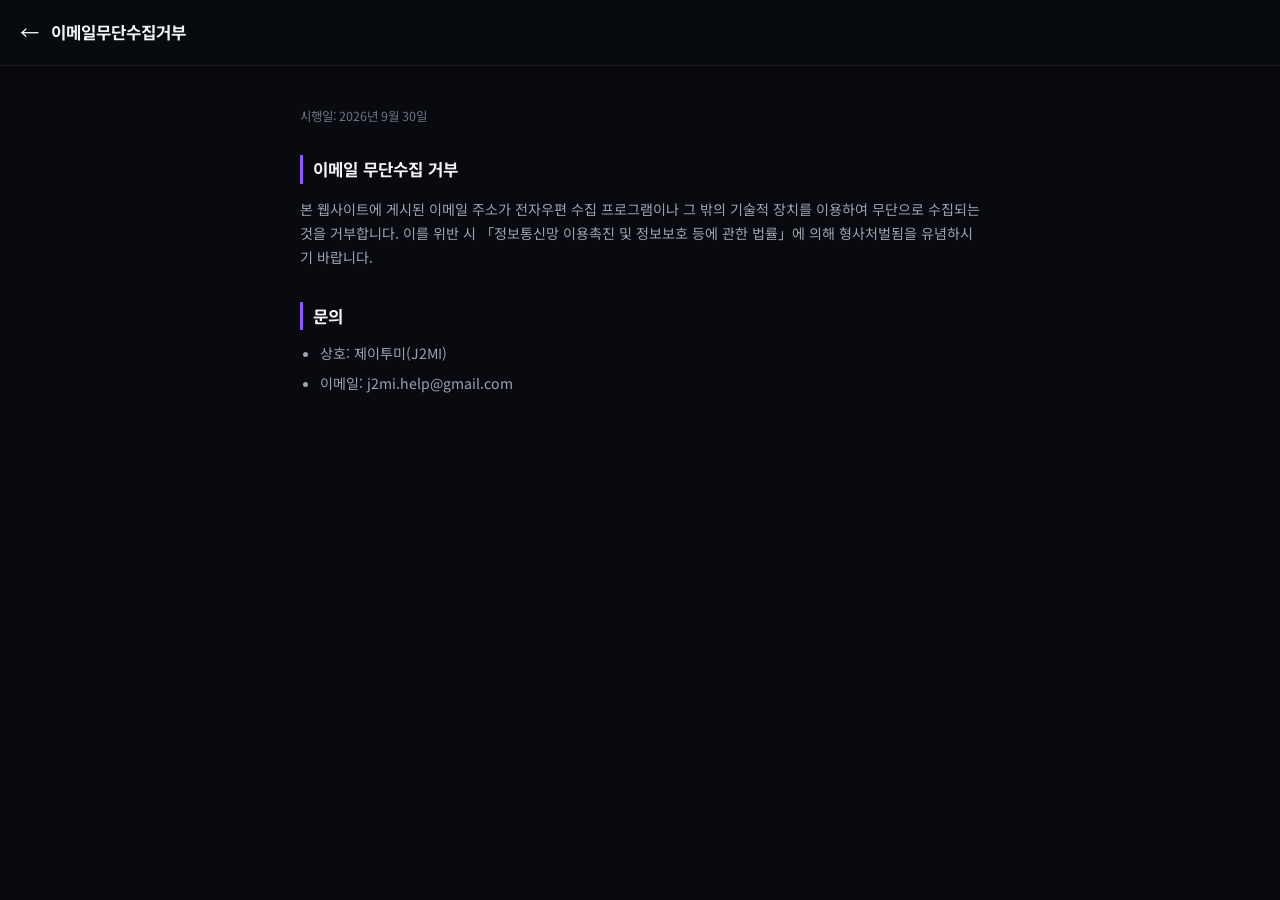
<file: email-policy.html>
<!DOCTYPE html>
<html lang="ko">
<head>
  <meta charset="UTF-8">
  <meta name="viewport" content="width=device-width, initial-scale=1.0">
  <title>이메일무단수집거부 - 잘보여유</title>
  <meta name="description" content="잘보여유 이메일무단수집거부 안내입니다. 사이트에 게시된 이메일 주소의 무단 수집을 거부합니다.">
  <link href="https://fonts.googleapis.com/css2?family=Noto+Sans+KR:wght@400;500;700;900&display=swap" rel="stylesheet">
  <style>
    :root {
      --bg-app: #080a0f;
      --bg-card: #121620;
      --border-color: rgba(255, 255, 255, 0.08);
      --text-primary: #f3f4f6;
      --text-secondary: #9ca3af;
      --text-muted: #6b7280;
      --accent-blue: #2563eb;
      --accent-purple: #8b5cf6;
    }
    * { box-sizing: border-box; }
    body {
      margin: 0;
      background-color: var(--bg-app);
      color: var(--text-primary);
      font-family: 'Noto Sans KR', sans-serif;
      line-height: 1.7;
    }
    .page-header {
      position: sticky;
      top: 0;
      background: rgba(8, 10, 15, 0.9);
      backdrop-filter: blur(12px);
      border-bottom: 1px solid var(--border-color);
      padding: 16px 20px;
      display: flex;
      align-items: center;
      gap: 12px;
      z-index: 5;
    }
    .page-header a {
      color: var(--text-primary);
      text-decoration: none;
      font-size: 1.2rem;
    }
    .page-header h1 {
      font-size: 1.05rem;
      margin: 0;
    }
    .doc-container {
      max-width: 720px;
      margin: 0 auto;
      padding: 28px 20px 80px;
    }
    .doc-meta {
      color: var(--text-muted);
      font-size: 0.78rem;
      margin-bottom: 28px;
    }
    h2 {
      font-size: 1.05rem;
      margin: 32px 0 12px;
      color: var(--text-primary);
      border-left: 3px solid var(--accent-purple);
      padding-left: 10px;
    }
    h2:first-of-type { margin-top: 0; }
    p, li {
      font-size: 0.88rem;
      color: var(--text-secondary);
    }
    ol, ul {
      padding-left: 20px;
      margin: 8px 0;
    }
    li { margin-bottom: 6px; }
    strong { color: var(--text-primary); }
    .note-box {
      background: var(--bg-card);
      border: 1px solid var(--border-color);
      border-radius: 12px;
      padding: 14px 16px;
      font-size: 0.8rem;
      color: var(--text-muted);
      margin-top: 40px;
    }
  </style>
</head>
<body>
  <header class="page-header">
    <a href="index.html" aria-label="홈으로">←</a>
    <h1>이메일무단수집거부</h1>
  </header>

  <main class="doc-container">
    <p class="doc-meta">시행일: 2026년 9월 30일</p>

    <h2>이메일 무단수집 거부</h2>
    <p>본 웹사이트에 게시된 이메일 주소가 전자우편 수집 프로그램이나 그 밖의 기술적 장치를 이용하여 무단으로 수집되는 것을 거부합니다. 이를 위반 시 「정보통신망 이용촉진 및 정보보호 등에 관한 법률」에 의해 형사처벌됨을 유념하시기 바랍니다.</p>

    <h2>문의</h2>
    <ul>
      <li>상호: 제이투미(J2MI)</li>
      <li>이메일: j2mi.help@gmail.com</li>
    </ul>
  </main>
</body>
</html>
</file>
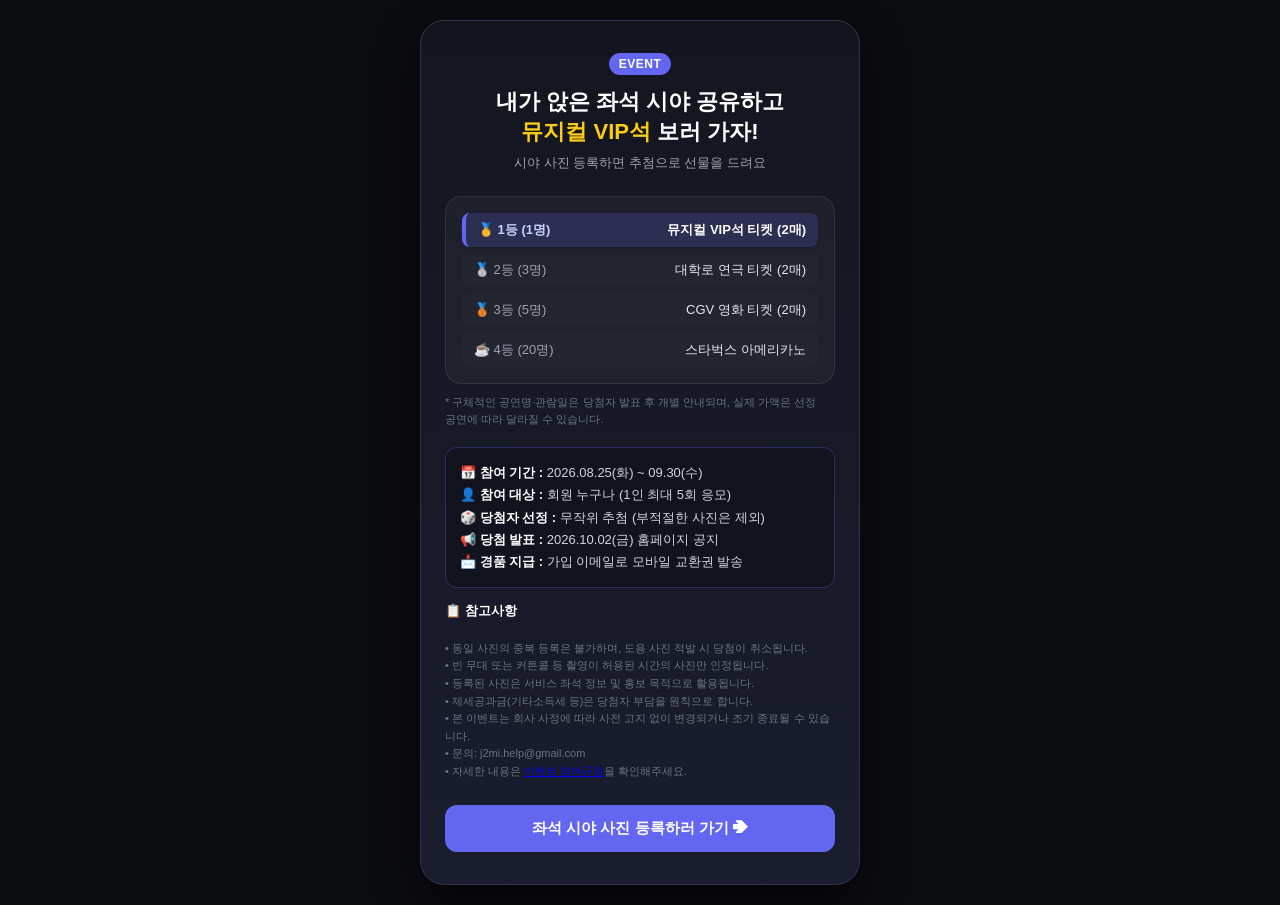
<file: event-banner.html>
<!DOCTYPE html>
<html lang="ko">
<head>
<meta charset="UTF-8">
<title>이벤트 배너</title>
<style>
* { box-sizing: border-box; margin: 0; padding: 0; font-family: -apple-system, BlinkMacSystemFont, "Pretendard", "Noto Sans KR", sans-serif; }
body { background-color: #0b0c10; display: flex; justify-content: center; align-items: center; min-height: 100vh; padding: 20px; }
.card { width: 440px; background: linear-gradient(180deg, #13151f 0%, #1a1d2e 100%); border: 1px solid #2e344d; border-radius: 24px; padding: 32px 24px; color: #fff; box-shadow: 0 20px 40px rgba(0,0,0,0.6); }
.badge { display: inline-block; background: #6366f1; color: #fff; font-size: 12px; font-weight: 800; padding: 4px 10px; border-radius: 20px; margin-bottom: 12px; letter-spacing: 0.5px; }
.title { font-size: 22px; font-weight: 800; line-height: 1.35; margin-bottom: 8px; }
.title span { color: #facc15; }
.subtitle { font-size: 13px; color: #9ca3af; margin-bottom: 24px; word-break: keep-all; }
.prizes { background: rgba(255,255,255,0.04); border: 1px solid rgba(255,255,255,0.08); border-radius: 16px; padding: 16px; margin-bottom: 20px; }
.prize-item { display: flex; justify-content: space-between; align-items: center; padding: 8px 12px; border-radius: 8px; font-size: 13px; margin-bottom: 6px; }
.prize-item:last-child { margin-bottom: 0; }
.prize-1 { background: rgba(99, 102, 241, 0.2); border-left: 4px solid #6366f1; }
.prize-1 .rank { color: #c7d2fe; font-weight: 800; }
.prize-1 .gift { color: #fff; font-weight: 700; }
.prize-other { background: rgba(255,255,255,0.02); }
.prize-other .rank { color: #9ca3af; }
.prize-other .gift { color: #e5e7eb; text-align: right; }
.prize-1 .gift { text-align: right; }
.info-box { background: rgba(0,0,0,0.25); border: 1px solid rgba(99, 102, 241, 0.3); border-radius: 12px; padding: 14px; font-size: 13px; color: #d1d5db; line-height: 1.7; margin-bottom: 14px; word-break: keep-all; }
.info-box strong { color: #fff; }
.info-box a { color: #a5b4fc; }
.info-box + .info-box { margin-top: -2px; }
.privacy-box { border-color: rgba(255,255,255,0.08); font-size: 12px; }
.privacy-title { color: #fff; font-weight: 700; margin-bottom: 6px; display: block; }
.notice { font-size: 11px; color: #6b7280; line-height: 1.6; margin-bottom: 24px; margin-top: 20px; }
.btn { width: 100%; background: #6366f1; color: #fff; font-size: 15px; font-weight: 700; padding: 14px 0; border-radius: 12px; border: none; text-align: center; cursor: pointer; }
</style>
</head>
<body>
<div class="card">
<div style="text-align: center;">
<span class="badge">EVENT</span>
<h1 class="title">내가 앉은 좌석 시야 공유하고<br><span>뮤지컬 VIP석</span> 보러 가자!</h1>
<p class="subtitle">시야 사진 등록하면 추첨으로 선물을 드려요</p>
</div>

<div class="prizes">
<div class="prize-item prize-1">
<span class="rank">🥇 1등 (1명)</span>
<span class="gift">뮤지컬 VIP석 티켓 (2매)</span>
</div>
<div class="prize-item prize-other">
<span class="rank">🥈 2등 (3명)</span>
<span class="gift">대학로 연극 티켓 (2매)</span>
</div>
<div class="prize-item prize-other">
<span class="rank">🥉 3등 (5명)</span>
<span class="gift">CGV 영화 티켓 (2매)</span>
</div>
<div class="prize-item prize-other">
<span class="rank">☕ 4등 (20명)</span>
<span class="gift">스타벅스 아메리카노</span>
</div>
</div>
<p style="font-size: 11px; color: #6b7280; margin: -10px 0 20px; line-height: 1.5; word-break: keep-all;">* 구체적인 공연명·관람일은 당첨자 발표 후 개별 안내되며, 실제 가액은 선정 공연에 따라 달라질 수 있습니다.</p>

<div class="info-box">
<div><strong>📅 참여 기간 :</strong> 2026.08.25(화) ~ 09.30(수)</div>
<div><strong>👤 참여 대상 :</strong> 회원 누구나 (1인 최대 5회 응모)</div>
<div><strong>🎲 당첨자 선정 :</strong> 무작위 추첨 (부적절한 사진은 제외)</div>
<div><strong>📢 당첨 발표 :</strong> 2026.10.02(금) 홈페이지 공지</div>
<div><strong>📩 경품 지급 :</strong> 가입 이메일로 모바일 교환권 발송</div>
</div>

<p style="font-weight: 700; font-size: 13px; color: #fff; margin-bottom: 6px;">📋 참고사항</p>
<div class="notice">
• 동일 사진의 중복 등록은 불가하며, 도용 사진 적발 시 당첨이 취소됩니다.<br>
• 빈 무대 또는 커튼콜 등 촬영이 허용된 시간의 사진만 인정됩니다.<br>
• 등록된 사진은 서비스 좌석 정보 및 홍보 목적으로 활용됩니다.<br>
• 제세공과금(기타소득세 등)은 당첨자 부담을 원칙으로 합니다.<br>
• 본 이벤트는 회사 사정에 따라 사전 고지 없이 변경되거나 조기 종료될 수 있습니다.<br>
• 문의: j2mi.help@gmail.com<br>
• 자세한 내용은 <a href="event-terms.html">이벤트 참여규정</a>을 확인해주세요.
</div>

<button class="btn">좌석 시야 사진 등록하러 가기 ➔</button>
</div>
</body>
</html>
</file>
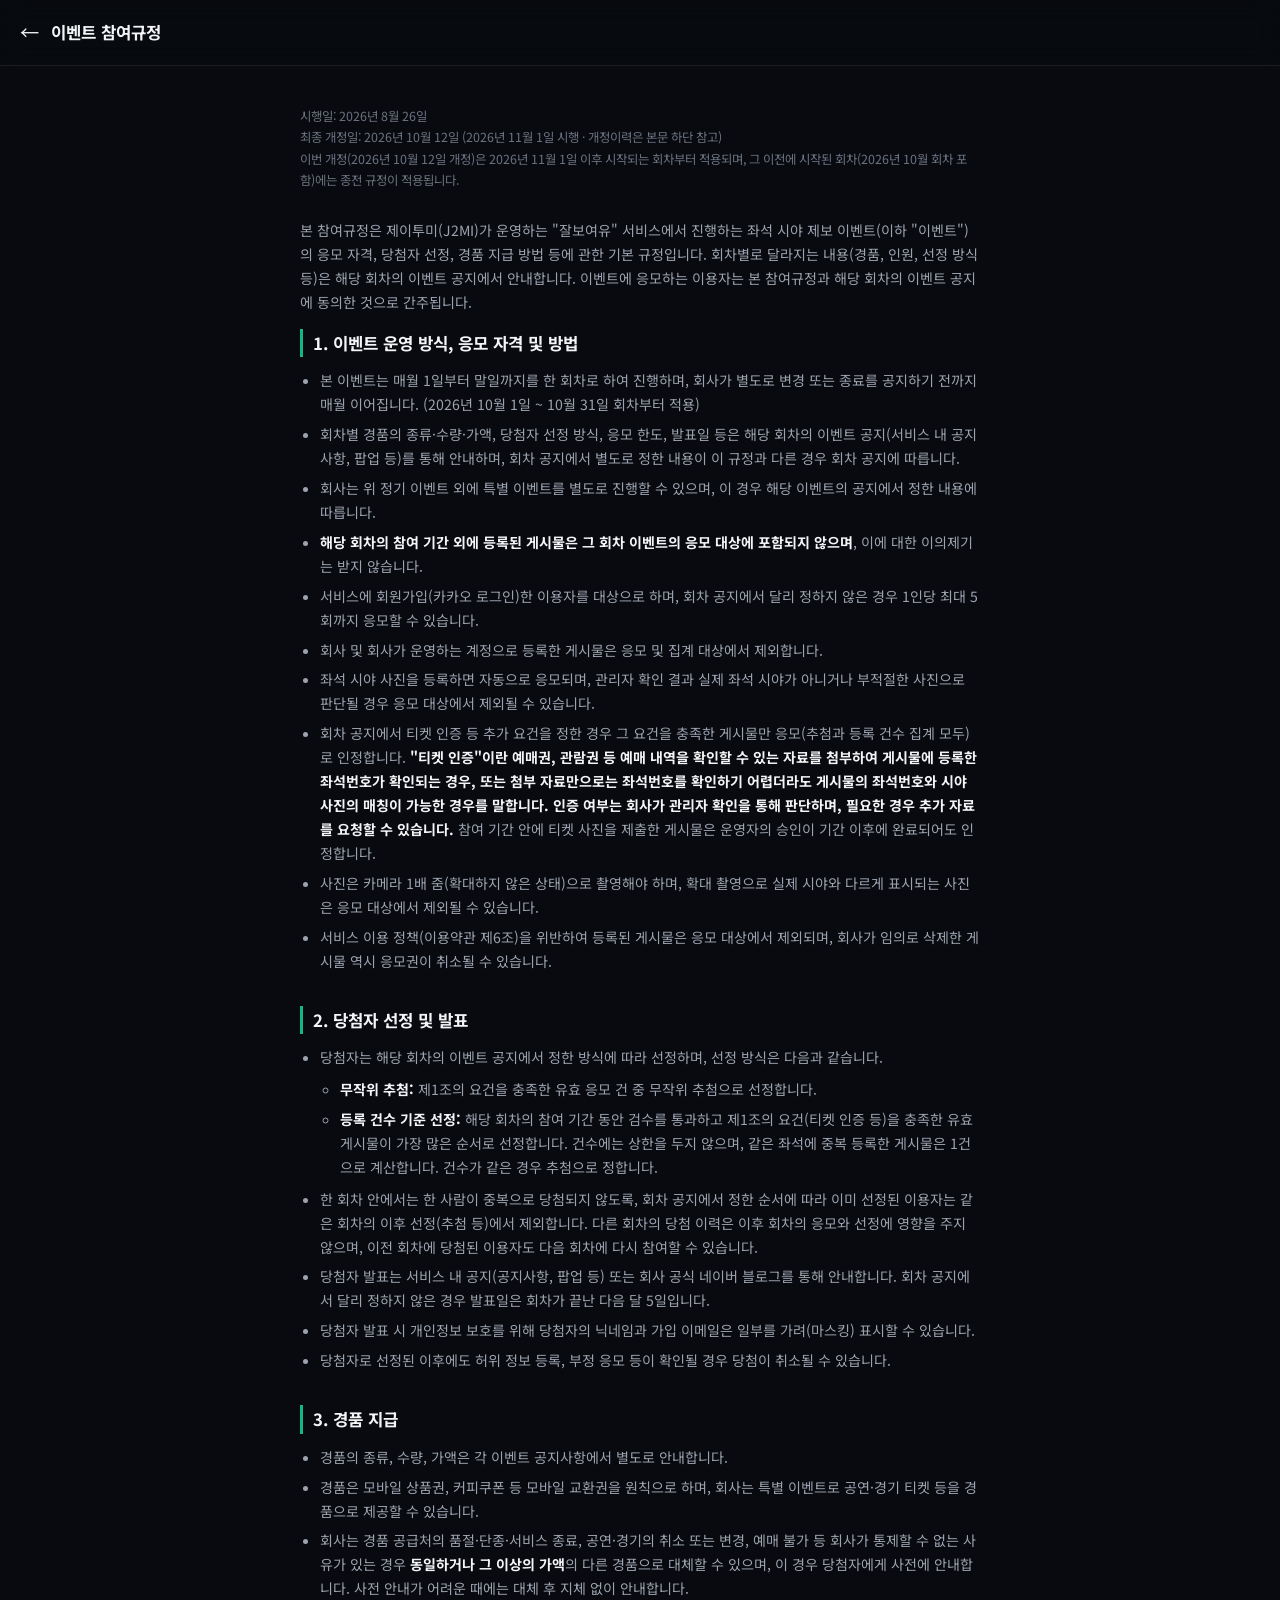
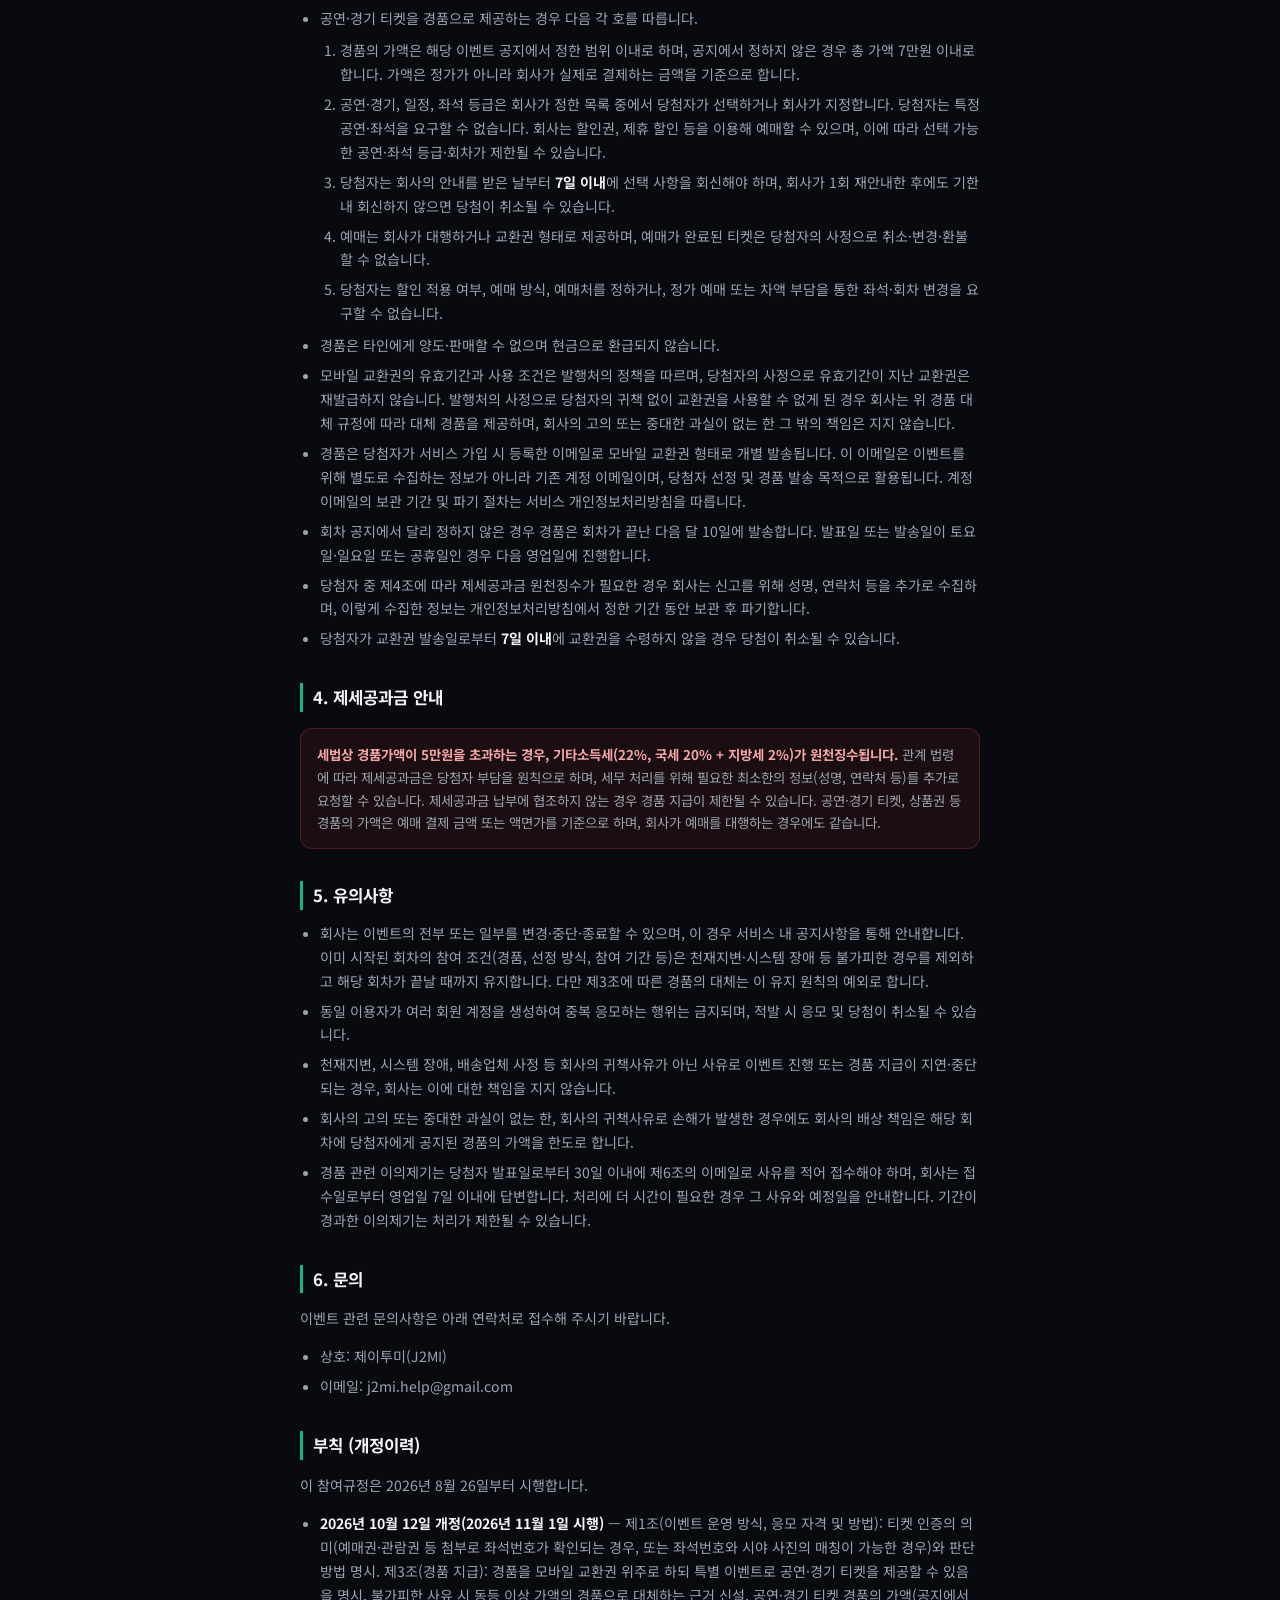
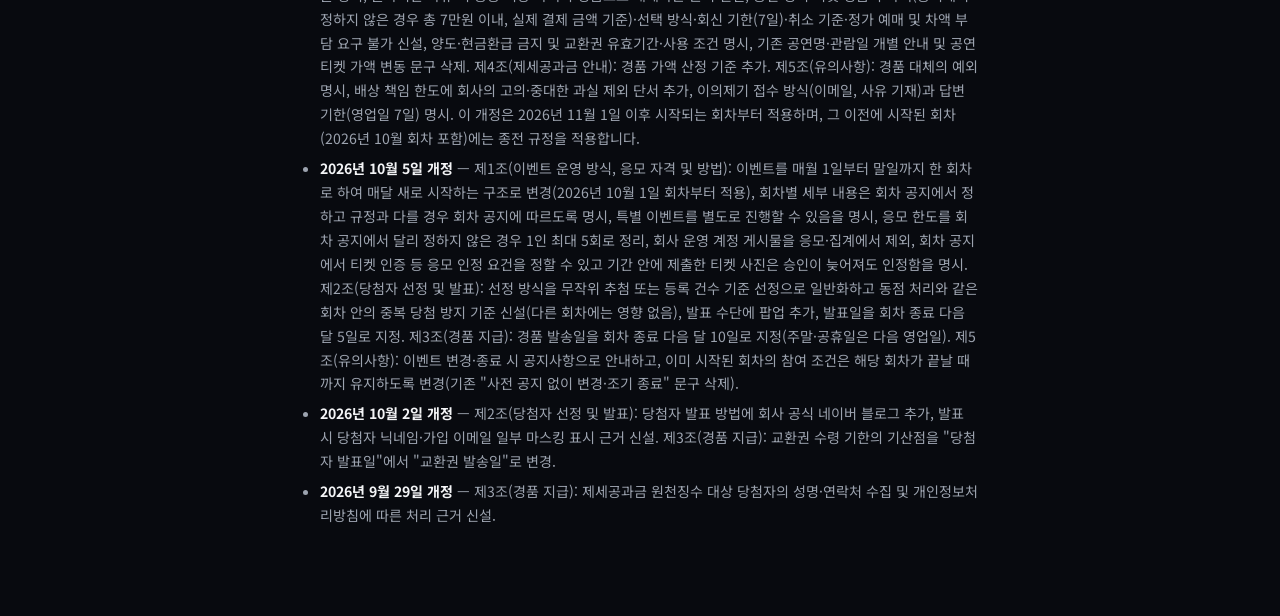
<file: event-terms.html>
<!DOCTYPE html>
<html lang="ko">
<head>
  <meta charset="UTF-8">
  <meta name="viewport" content="width=device-width, initial-scale=1.0">
  <title>이벤트 참여규정 - 잘보여유</title>
  <meta name="description" content="잘보여유 좌석 시야 제보 이벤트 참여규정입니다. 응모 자격과 방법, 당첨자 선정·발표, 경품 지급 기준을 안내합니다.">
  <link href="https://fonts.googleapis.com/css2?family=Noto+Sans+KR:wght@400;500;700;900&display=swap" rel="stylesheet">
  <style>
    :root {
      --bg-app: #080a0f;
      --bg-card: #121620;
      --border-color: rgba(255, 255, 255, 0.08);
      --text-primary: #f3f4f6;
      --text-secondary: #9ca3af;
      --text-muted: #6b7280;
      --accent-blue: #2563eb;
      --accent-purple: #8b5cf6;
    }
    * { box-sizing: border-box; }
    body {
      margin: 0;
      background-color: var(--bg-app);
      color: var(--text-primary);
      font-family: 'Noto Sans KR', sans-serif;
      line-height: 1.7;
    }
    .page-header {
      position: sticky;
      top: 0;
      background: rgba(8, 10, 15, 0.9);
      backdrop-filter: blur(12px);
      border-bottom: 1px solid var(--border-color);
      padding: 16px 20px;
      display: flex;
      align-items: center;
      gap: 12px;
      z-index: 5;
    }
    .page-header a {
      color: var(--text-primary);
      text-decoration: none;
      font-size: 1.2rem;
    }
    .page-header h1 {
      font-size: 1.05rem;
      margin: 0;
    }
    .doc-container {
      max-width: 720px;
      margin: 0 auto;
      padding: 28px 20px 80px;
    }
    .doc-meta {
      color: var(--text-muted);
      font-size: 0.78rem;
      margin-bottom: 28px;
    }
    h2 {
      font-size: 1.05rem;
      margin: 32px 0 12px;
      color: var(--text-primary);
      border-left: 3px solid var(--success, #10b981);
      padding-left: 10px;
    }
    h2:first-of-type { margin-top: 0; }
    p, li {
      font-size: 0.88rem;
      color: var(--text-secondary);
    }
    ol, ul {
      padding-left: 20px;
      margin: 8px 0;
    }
    li { margin-bottom: 6px; }
    strong { color: var(--text-primary); }
    .highlight-box {
      background: rgba(239, 68, 68, 0.08);
      border: 1px solid rgba(239, 68, 68, 0.25);
      border-radius: 12px;
      padding: 14px 16px;
      font-size: 0.84rem;
      color: var(--text-secondary);
      margin: 16px 0;
    }
    .highlight-box strong { color: #f3a5a5; }
    .note-box {
      background: var(--bg-card);
      border: 1px solid var(--border-color);
      border-radius: 12px;
      padding: 14px 16px;
      font-size: 0.8rem;
      color: var(--text-muted);
      margin-top: 40px;
    }
  </style>
</head>
<body>
  <header class="page-header">
    <a href="index.html" aria-label="홈으로">←</a>
    <h1>이벤트 참여규정</h1>
  </header>

  <main class="doc-container">
    <p class="doc-meta">시행일: 2026년 8월 26일<br>최종 개정일: 2026년 10월 12일 (2026년 11월 1일 시행 · 개정이력은 본문 하단 참고)<br>이번 개정(2026년 10월 12일 개정)은 2026년 11월 1일 이후 시작되는 회차부터 적용되며, 그 이전에 시작된 회차(2026년 10월 회차 포함)에는 종전 규정이 적용됩니다.</p>

    <p>본 참여규정은 제이투미(J2MI)가 운영하는 "잘보여유" 서비스에서 진행하는 좌석 시야 제보 이벤트(이하 "이벤트")의 응모 자격, 당첨자 선정, 경품 지급 방법 등에 관한 기본 규정입니다. 회차별로 달라지는 내용(경품, 인원, 선정 방식 등)은 해당 회차의 이벤트 공지에서 안내합니다. 이벤트에 응모하는 이용자는 본 참여규정과 해당 회차의 이벤트 공지에 동의한 것으로 간주됩니다.</p>

    <h2>1. 이벤트 운영 방식, 응모 자격 및 방법</h2>
    <ul>
      <li>본 이벤트는 매월 1일부터 말일까지를 한 회차로 하여 진행하며, 회사가 별도로 변경 또는 종료를 공지하기 전까지 매월 이어집니다. (2026년 10월 1일 ~ 10월 31일 회차부터 적용)</li>
      <li>회차별 경품의 종류·수량·가액, 당첨자 선정 방식, 응모 한도, 발표일 등은 해당 회차의 이벤트 공지(서비스 내 공지사항, 팝업 등)를 통해 안내하며, 회차 공지에서 별도로 정한 내용이 이 규정과 다른 경우 회차 공지에 따릅니다.</li>
      <li>회사는 위 정기 이벤트 외에 특별 이벤트를 별도로 진행할 수 있으며, 이 경우 해당 이벤트의 공지에서 정한 내용에 따릅니다.</li>
      <li><strong>해당 회차의 참여 기간 외에 등록된 게시물은 그 회차 이벤트의 응모 대상에 포함되지 않으며</strong>, 이에 대한 이의제기는 받지 않습니다.</li>
      <li>서비스에 회원가입(카카오 로그인)한 이용자를 대상으로 하며, 회차 공지에서 달리 정하지 않은 경우 1인당 최대 5회까지 응모할 수 있습니다.</li>
      <li>회사 및 회사가 운영하는 계정으로 등록한 게시물은 응모 및 집계 대상에서 제외합니다.</li>
      <li>좌석 시야 사진을 등록하면 자동으로 응모되며, 관리자 확인 결과 실제 좌석 시야가 아니거나 부적절한 사진으로 판단될 경우 응모 대상에서 제외될 수 있습니다.</li>
      <li>회차 공지에서 티켓 인증 등 추가 요건을 정한 경우 그 요건을 충족한 게시물만 응모(추첨과 등록 건수 집계 모두)로 인정합니다. <strong>"티켓 인증"이란 예매권, 관람권 등 예매 내역을 확인할 수 있는 자료를 첨부하여 게시물에 등록한 좌석번호가 확인되는 경우, 또는 첨부 자료만으로는 좌석번호를 확인하기 어렵더라도 게시물의 좌석번호와 시야 사진의 매칭이 가능한 경우를 말합니다. 인증 여부는 회사가 관리자 확인을 통해 판단하며, 필요한 경우 추가 자료를 요청할 수 있습니다.</strong> 참여 기간 안에 티켓 사진을 제출한 게시물은 운영자의 승인이 기간 이후에 완료되어도 인정합니다.</li>
      <li>사진은 카메라 1배 줌(확대하지 않은 상태)으로 촬영해야 하며, 확대 촬영으로 실제 시야와 다르게 표시되는 사진은 응모 대상에서 제외될 수 있습니다.</li>
      <li>서비스 이용 정책(이용약관 제6조)을 위반하여 등록된 게시물은 응모 대상에서 제외되며, 회사가 임의로 삭제한 게시물 역시 응모권이 취소될 수 있습니다.</li>
    </ul>

    <h2>2. 당첨자 선정 및 발표</h2>
    <ul>
      <li>당첨자는 해당 회차의 이벤트 공지에서 정한 방식에 따라 선정하며, 선정 방식은 다음과 같습니다.
        <ul>
          <li><strong>무작위 추첨:</strong> 제1조의 요건을 충족한 유효 응모 건 중 무작위 추첨으로 선정합니다.</li>
          <li><strong>등록 건수 기준 선정:</strong> 해당 회차의 참여 기간 동안 검수를 통과하고 제1조의 요건(티켓 인증 등)을 충족한 유효 게시물이 가장 많은 순서로 선정합니다. 건수에는 상한을 두지 않으며, 같은 좌석에 중복 등록한 게시물은 1건으로 계산합니다. 건수가 같은 경우 추첨으로 정합니다.</li>
        </ul>
      </li>
      <li>한 회차 안에서는 한 사람이 중복으로 당첨되지 않도록, 회차 공지에서 정한 순서에 따라 이미 선정된 이용자는 같은 회차의 이후 선정(추첨 등)에서 제외합니다. 다른 회차의 당첨 이력은 이후 회차의 응모와 선정에 영향을 주지 않으며, 이전 회차에 당첨된 이용자도 다음 회차에 다시 참여할 수 있습니다.</li>
      <li>당첨자 발표는 서비스 내 공지(공지사항, 팝업 등) 또는 회사 공식 네이버 블로그를 통해 안내합니다. 회차 공지에서 달리 정하지 않은 경우 발표일은 회차가 끝난 다음 달 5일입니다.</li>
      <li>당첨자 발표 시 개인정보 보호를 위해 당첨자의 닉네임과 가입 이메일은 일부를 가려(마스킹) 표시할 수 있습니다.</li>
      <li>당첨자로 선정된 이후에도 허위 정보 등록, 부정 응모 등이 확인될 경우 당첨이 취소될 수 있습니다.</li>
    </ul>

    <h2>3. 경품 지급</h2>
    <ul>
      <li>경품의 종류, 수량, 가액은 각 이벤트 공지사항에서 별도로 안내합니다.</li>
      <li>경품은 모바일 상품권, 커피쿠폰 등 모바일 교환권을 원칙으로 하며, 회사는 특별 이벤트로 공연·경기 티켓 등을 경품으로 제공할 수 있습니다.</li>
      <li>회사는 경품 공급처의 품절·단종·서비스 종료, 공연·경기의 취소 또는 변경, 예매 불가 등 회사가 통제할 수 없는 사유가 있는 경우 <strong>동일하거나 그 이상의 가액</strong>의 다른 경품으로 대체할 수 있으며, 이 경우 당첨자에게 사전에 안내합니다. 사전 안내가 어려운 때에는 대체 후 지체 없이 안내합니다.</li>
      <li>공연·경기 티켓을 경품으로 제공하는 경우 다음 각 호를 따릅니다.
        <ol>
          <li>경품의 가액은 해당 이벤트 공지에서 정한 범위 이내로 하며, 공지에서 정하지 않은 경우 총 가액 7만원 이내로 합니다. 가액은 정가가 아니라 회사가 실제로 결제하는 금액을 기준으로 합니다.</li>
          <li>공연·경기, 일정, 좌석 등급은 회사가 정한 목록 중에서 당첨자가 선택하거나 회사가 지정합니다. 당첨자는 특정 공연·좌석을 요구할 수 없습니다. 회사는 할인권, 제휴 할인 등을 이용해 예매할 수 있으며, 이에 따라 선택 가능한 공연·좌석 등급·회차가 제한될 수 있습니다.</li>
          <li>당첨자는 회사의 안내를 받은 날부터 <strong>7일 이내</strong>에 선택 사항을 회신해야 하며, 회사가 1회 재안내한 후에도 기한 내 회신하지 않으면 당첨이 취소될 수 있습니다.</li>
          <li>예매는 회사가 대행하거나 교환권 형태로 제공하며, 예매가 완료된 티켓은 당첨자의 사정으로 취소·변경·환불할 수 없습니다.</li>
          <li>당첨자는 할인 적용 여부, 예매 방식, 예매처를 정하거나, 정가 예매 또는 차액 부담을 통한 좌석·회차 변경을 요구할 수 없습니다.</li>
        </ol>
      </li>
      <li>경품은 타인에게 양도·판매할 수 없으며 현금으로 환급되지 않습니다.</li>
      <li>모바일 교환권의 유효기간과 사용 조건은 발행처의 정책을 따르며, 당첨자의 사정으로 유효기간이 지난 교환권은 재발급하지 않습니다. 발행처의 사정으로 당첨자의 귀책 없이 교환권을 사용할 수 없게 된 경우 회사는 위 경품 대체 규정에 따라 대체 경품을 제공하며, 회사의 고의 또는 중대한 과실이 없는 한 그 밖의 책임은 지지 않습니다.</li>
      <li>경품은 당첨자가 서비스 가입 시 등록한 이메일로 모바일 교환권 형태로 개별 발송됩니다. 이 이메일은 이벤트를 위해 별도로 수집하는 정보가 아니라 기존 계정 이메일이며, 당첨자 선정 및 경품 발송 목적으로 활용됩니다. 계정 이메일의 보관 기간 및 파기 절차는 서비스 개인정보처리방침을 따릅니다.</li>
      <li>회차 공지에서 달리 정하지 않은 경우 경품은 회차가 끝난 다음 달 10일에 발송합니다. 발표일 또는 발송일이 토요일·일요일 또는 공휴일인 경우 다음 영업일에 진행합니다.</li>
      <li>당첨자 중 제4조에 따라 제세공과금 원천징수가 필요한 경우 회사는 신고를 위해 성명, 연락처 등을 추가로 수집하며, 이렇게 수집한 정보는 개인정보처리방침에서 정한 기간 동안 보관 후 파기합니다.</li>
      <li>당첨자가 교환권 발송일로부터 <strong>7일 이내</strong>에 교환권을 수령하지 않을 경우 당첨이 취소될 수 있습니다.</li>
    </ul>

    <h2>4. 제세공과금 안내</h2>
    <div class="highlight-box">
      <strong>세법상 경품가액이 5만원을 초과하는 경우, 기타소득세(22%, 국세 20% + 지방세 2%)가 원천징수됩니다.</strong> 관계 법령에 따라 제세공과금은 당첨자 부담을 원칙으로 하며, 세무 처리를 위해 필요한 최소한의 정보(성명, 연락처 등)를 추가로 요청할 수 있습니다. 제세공과금 납부에 협조하지 않는 경우 경품 지급이 제한될 수 있습니다. 공연·경기 티켓, 상품권 등 경품의 가액은 예매 결제 금액 또는 액면가를 기준으로 하며, 회사가 예매를 대행하는 경우에도 같습니다.
    </div>

    <h2>5. 유의사항</h2>
    <ul>
      <li>회사는 이벤트의 전부 또는 일부를 변경·중단·종료할 수 있으며, 이 경우 서비스 내 공지사항을 통해 안내합니다. 이미 시작된 회차의 참여 조건(경품, 선정 방식, 참여 기간 등)은 천재지변·시스템 장애 등 불가피한 경우를 제외하고 해당 회차가 끝날 때까지 유지합니다. 다만 제3조에 따른 경품의 대체는 이 유지 원칙의 예외로 합니다.</li>
      <li>동일 이용자가 여러 회원 계정을 생성하여 중복 응모하는 행위는 금지되며, 적발 시 응모 및 당첨이 취소될 수 있습니다.</li>
      <li>천재지변, 시스템 장애, 배송업체 사정 등 회사의 귀책사유가 아닌 사유로 이벤트 진행 또는 경품 지급이 지연·중단되는 경우, 회사는 이에 대한 책임을 지지 않습니다.</li>
      <li>회사의 고의 또는 중대한 과실이 없는 한, 회사의 귀책사유로 손해가 발생한 경우에도 회사의 배상 책임은 해당 회차에 당첨자에게 공지된 경품의 가액을 한도로 합니다.</li>
      <li>경품 관련 이의제기는 당첨자 발표일로부터 30일 이내에 제6조의 이메일로 사유를 적어 접수해야 하며, 회사는 접수일로부터 영업일 7일 이내에 답변합니다. 처리에 더 시간이 필요한 경우 그 사유와 예정일을 안내합니다. 기간이 경과한 이의제기는 처리가 제한될 수 있습니다.</li>
    </ul>

    <h2>6. 문의</h2>
    <p>이벤트 관련 문의사항은 아래 연락처로 접수해 주시기 바랍니다.</p>
    <ul>
      <li>상호: 제이투미(J2MI)</li>
      <li>이메일: j2mi.help@gmail.com</li>
    </ul>

    <h2>부칙 (개정이력)</h2>
    <p>이 참여규정은 2026년 8월 26일부터 시행합니다.</p>
    <ul>
      <li><strong>2026년 10월 12일 개정(2026년 11월 1일 시행)</strong> — 제1조(이벤트 운영 방식, 응모 자격 및 방법): 티켓 인증의 의미(예매권·관람권 등 첨부로 좌석번호가 확인되는 경우, 또는 좌석번호와 시야 사진의 매칭이 가능한 경우)와 판단 방법 명시. 제3조(경품 지급): 경품을 모바일 교환권 위주로 하되 특별 이벤트로 공연·경기 티켓을 제공할 수 있음을 명시, 불가피한 사유 시 동등 이상 가액의 경품으로 대체하는 근거 신설, 공연·경기 티켓 경품의 가액(공지에서 정하지 않은 경우 총 7만원 이내, 실제 결제 금액 기준)·선택 방식·회신 기한(7일)·취소 기준·정가 예매 및 차액 부담 요구 불가 신설, 양도·현금환급 금지 및 교환권 유효기간·사용 조건 명시, 기존 공연명·관람일 개별 안내 및 공연 티켓 가액 변동 문구 삭제. 제4조(제세공과금 안내): 경품 가액 산정 기준 추가. 제5조(유의사항): 경품 대체의 예외 명시, 배상 책임 한도에 회사의 고의·중대한 과실 제외 단서 추가, 이의제기 접수 방식(이메일, 사유 기재)과 답변 기한(영업일 7일) 명시. 이 개정은 2026년 11월 1일 이후 시작되는 회차부터 적용하며, 그 이전에 시작된 회차(2026년 10월 회차 포함)에는 종전 규정을 적용합니다.</li>
      <li><strong>2026년 10월 5일 개정</strong> — 제1조(이벤트 운영 방식, 응모 자격 및 방법): 이벤트를 매월 1일부터 말일까지 한 회차로 하여 매달 새로 시작하는 구조로 변경(2026년 10월 1일 회차부터 적용), 회차별 세부 내용은 회차 공지에서 정하고 규정과 다를 경우 회차 공지에 따르도록 명시, 특별 이벤트를 별도로 진행할 수 있음을 명시, 응모 한도를 회차 공지에서 달리 정하지 않은 경우 1인 최대 5회로 정리, 회사 운영 계정 게시물을 응모·집계에서 제외, 회차 공지에서 티켓 인증 등 응모 인정 요건을 정할 수 있고 기간 안에 제출한 티켓 사진은 승인이 늦어져도 인정함을 명시. 제2조(당첨자 선정 및 발표): 선정 방식을 무작위 추첨 또는 등록 건수 기준 선정으로 일반화하고 동점 처리와 같은 회차 안의 중복 당첨 방지 기준 신설(다른 회차에는 영향 없음), 발표 수단에 팝업 추가, 발표일을 회차 종료 다음 달 5일로 지정. 제3조(경품 지급): 경품 발송일을 회차 종료 다음 달 10일로 지정(주말·공휴일은 다음 영업일). 제5조(유의사항): 이벤트 변경·종료 시 공지사항으로 안내하고, 이미 시작된 회차의 참여 조건은 해당 회차가 끝날 때까지 유지하도록 변경(기존 "사전 공지 없이 변경·조기 종료" 문구 삭제).</li>
      <li><strong>2026년 10월 2일 개정</strong> — 제2조(당첨자 선정 및 발표): 당첨자 발표 방법에 회사 공식 네이버 블로그 추가, 발표 시 당첨자 닉네임·가입 이메일 일부 마스킹 표시 근거 신설. 제3조(경품 지급): 교환권 수령 기한의 기산점을 "당첨자 발표일"에서 "교환권 발송일"로 변경.</li>
      <li><strong>2026년 9월 29일 개정</strong> — 제3조(경품 지급): 제세공과금 원천징수 대상 당첨자의 성명·연락처 수집 및 개인정보처리방침에 따른 처리 근거 신설.</li>
    </ul>
  </main>
</body>
</html>
</file>
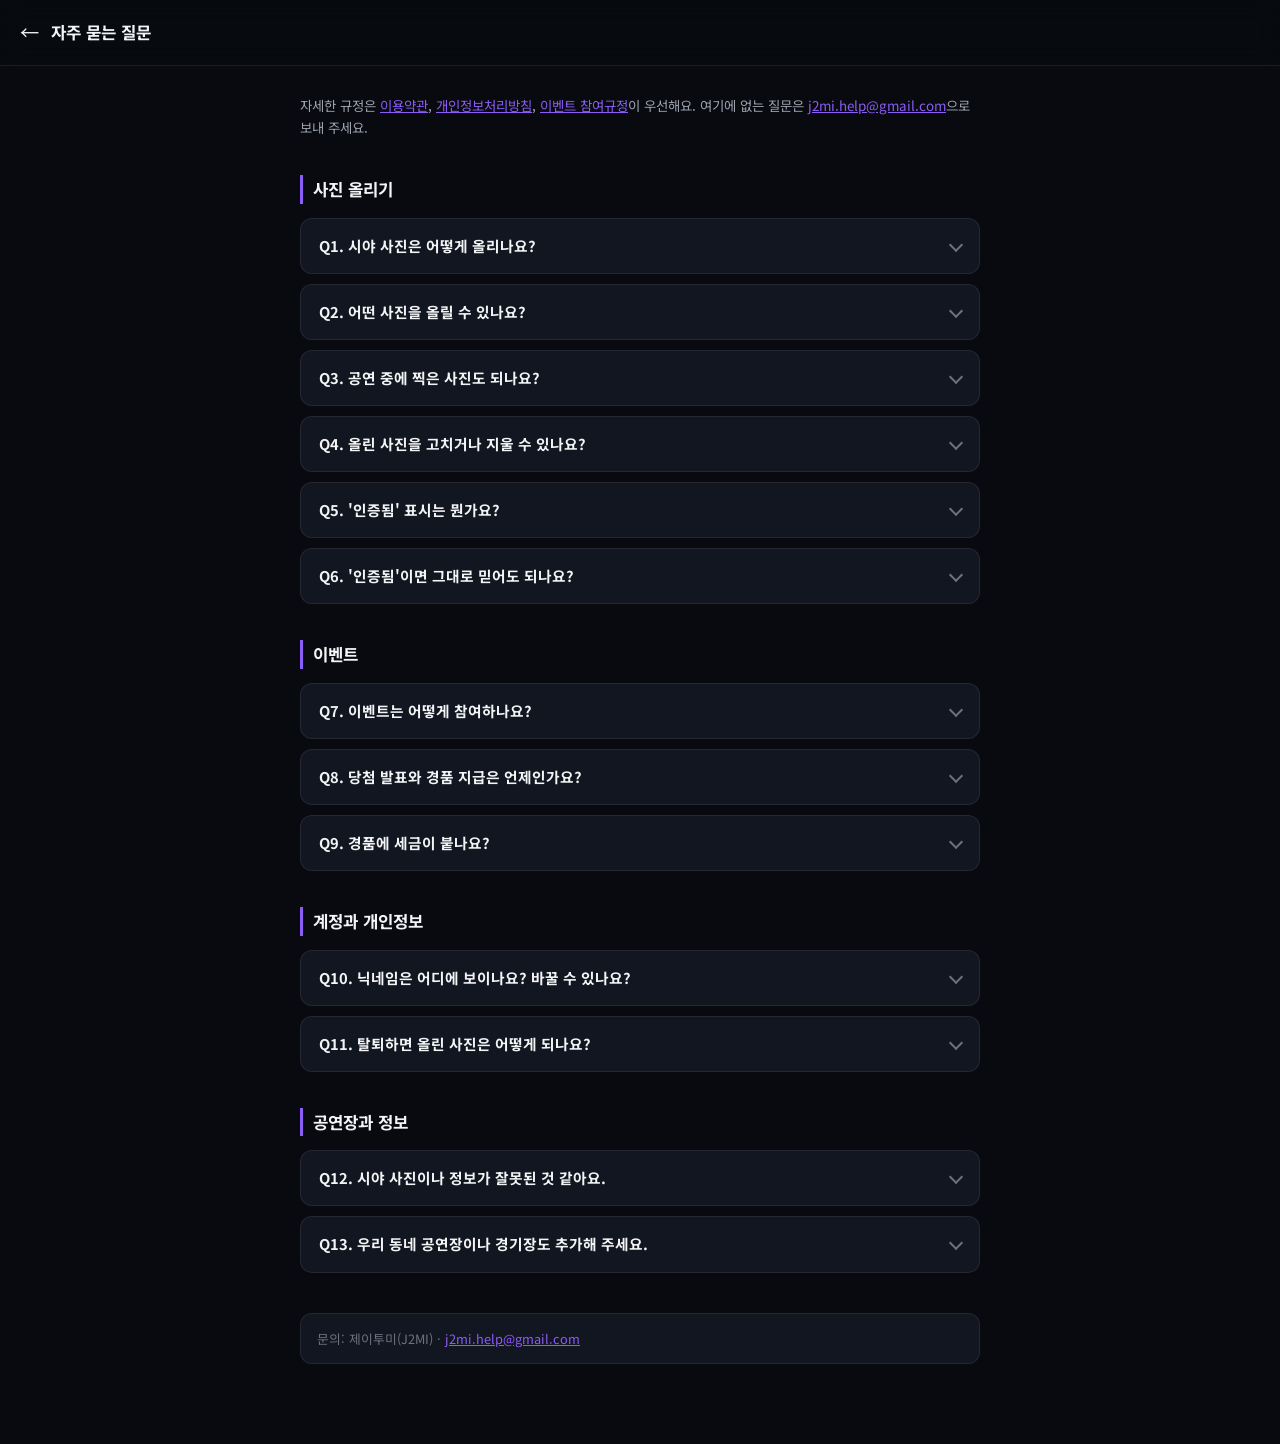
<file: faq.html>
<!DOCTYPE html>
<html lang="ko">
<head>
  <meta charset="UTF-8">
  <meta name="viewport" content="width=device-width, initial-scale=1.0">
  <title>자주 묻는 질문 - 잘보여유</title>
  <meta name="description" content="잘보여유 이용 방법, 시야 사진 등록·인증, 이벤트, 계정·개인정보에 대해 자주 묻는 질문을 모았어요.">
  <link href="https://fonts.googleapis.com/css2?family=Noto+Sans+KR:wght@400;500;700;900&display=swap" rel="stylesheet">
  <style>
    :root {
      --bg-app: #080a0f;
      --bg-card: #121620;
      --border-color: rgba(255, 255, 255, 0.08);
      --text-primary: #f3f4f6;
      --text-secondary: #9ca3af;
      --text-muted: #6b7280;
      --accent-blue: #2563eb;
      --accent-purple: #8b5cf6;
    }
    * { box-sizing: border-box; }
    body {
      margin: 0;
      background-color: var(--bg-app);
      color: var(--text-primary);
      font-family: 'Noto Sans KR', sans-serif;
      line-height: 1.7;
    }
    .page-header {
      position: sticky;
      top: 0;
      background: rgba(8, 10, 15, 0.9);
      backdrop-filter: blur(12px);
      border-bottom: 1px solid var(--border-color);
      padding: 16px 20px;
      display: flex;
      align-items: center;
      gap: 12px;
      z-index: 5;
    }
    .page-header a {
      color: var(--text-primary);
      text-decoration: none;
      font-size: 1.2rem;
    }
    .page-header h1 {
      font-size: 1.05rem;
      margin: 0;
    }
    .doc-container {
      max-width: 720px;
      margin: 0 auto;
      padding: 28px 20px 80px;
    }
    .doc-intro {
      color: var(--text-secondary);
      font-size: 0.84rem;
      margin: 0 0 8px;
    }
    h2 {
      font-size: 1.05rem;
      margin: 36px 0 14px;
      color: var(--text-primary);
      border-left: 3px solid var(--accent-purple);
      padding-left: 10px;
    }
    .faq-item {
      background: var(--bg-card);
      border: 1px solid var(--border-color);
      border-radius: 12px;
      margin-bottom: 10px;
      overflow: hidden;
    }
    .faq-item[open] { border-color: rgba(139, 92, 246, 0.4); }
    .faq-item summary {
      list-style: none;
      cursor: pointer;
      padding: 16px 44px 16px 18px;
      font-size: 0.92rem;
      font-weight: 700;
      line-height: 1.5;
      color: var(--text-primary);
      position: relative;
      -webkit-tap-highlight-color: transparent;
    }
    .faq-item summary::-webkit-details-marker { display: none; }
    .faq-item summary::after {
      content: "";
      position: absolute;
      right: 18px;
      top: 50%;
      width: 8px;
      height: 8px;
      margin-top: -6px;
      border-right: 2px solid var(--text-muted);
      border-bottom: 2px solid var(--text-muted);
      transform: rotate(45deg);
      transition: transform 0.2s ease;
    }
    .faq-item[open] summary::after {
      transform: rotate(-135deg);
      margin-top: -2px;
    }
    .faq-answer {
      padding: 0 18px 16px;
      border-top: 1px solid var(--border-color);
      padding-top: 14px;
    }
    .faq-answer p {
      font-size: 0.86rem;
      color: var(--text-secondary);
      margin: 0 0 8px;
    }
    .faq-answer p:last-child { margin-bottom: 0; }
    a { color: var(--accent-purple); }
    .note-box {
      background: var(--bg-card);
      border: 1px solid var(--border-color);
      border-radius: 12px;
      padding: 14px 16px;
      font-size: 0.8rem;
      color: var(--text-muted);
      margin-top: 40px;
    }
  </style>
</head>
<body>
  <header class="page-header">
    <a href="index.html" aria-label="홈으로">←</a>
    <h1>자주 묻는 질문</h1>
  </header>

  <main class="doc-container">
    <p class="doc-intro">자세한 규정은 <a href="/terms.html">이용약관</a>, <a href="/privacy.html">개인정보처리방침</a>, <a href="/event-terms.html">이벤트 참여규정</a>이 우선해요. 여기에 없는 질문은 <a href="mailto:j2mi.help@gmail.com">j2mi.help@gmail.com</a>으로 보내 주세요.</p>

    <h2>사진 올리기</h2>

    <details class="faq-item">
      <summary>Q1. 시야 사진은 어떻게 올리나요?</summary>
      <div class="faq-answer">
      <p>카카오로 로그인한 뒤, 공연장이나 경기장에서 본인이 앉았던 좌석을 골라 사진을 등록하면 돼요. 로그인은 카카오 간편 로그인만 지원해요.</p>
      </div>
    </details>

    <details class="faq-item">
      <summary>Q2. 어떤 사진을 올릴 수 있나요?</summary>
      <div class="faq-answer">
      <p>본인이 그 좌석에서 직접 찍은 사진이어야 해요. 다른 사람 사진을 가져오거나 좌석과 관계없는 사진은 삭제될 수 있어요. 사진에 다른 사람의 얼굴이 나오면 모자이크 처리를 해 주세요.</p>
      </div>
    </details>

    <details class="faq-item">
      <summary>Q3. 공연 중에 찍은 사진도 되나요?</summary>
      <div class="faq-answer">
      <p>공연장·경기장에서 허락한 빈 무대 사진 또는 촬영이 허용된 시간(커튼콜 등)에 찍은 사진만 올릴 수 있어요. 뮤지컬이나 연극은 빈 무대 촬영도 막는 곳이 있고, 공연장과 구단마다 규정이 달라요. 촬영 규정을 어긴 책임은 사진을 올린 분께 있어요.</p>
      </div>
    </details>

    <details class="faq-item">
      <summary>Q4. 올린 사진을 고치거나 지울 수 있나요?</summary>
      <div class="faq-answer">
      <p>등록 후 3일 이내에는 직접 수정·삭제할 수 있어요. 3일이 지나면 직접 지울 수 없고, 이메일로 요청하시면 접수일부터 10일 안에 처리하고 결과를 알려 드려요.</p>
      </div>
    </details>

    <details class="faq-item">
      <summary>Q5. '인증됨' 표시는 뭔가요?</summary>
      <div class="faq-answer">
      <p>시야 사진과 함께 올린 티켓 사진이나 좌석번호 사진을 운영자가 확인하고, 등록된 좌석 정보와 일치한다고 판단한 게시물에 붙는 표시예요. 티켓이나 좌석번호 사진을 함께 올려야 인증이 돼요. 티켓 사진은 승인이나 거부 처리가 끝나면 바로 파기해요.</p>
      </div>
    </details>

    <details class="faq-item">
      <summary>Q6. '인증됨'이면 그대로 믿어도 되나요?</summary>
      <div class="faq-answer">
      <p>인증은 등록된 좌석 정보와 일치한다는 걸 확인했다는 뜻이고, 후기 내용이 사실인지까지 보증하는 건 아니에요. 같은 자리라도 앉은 사람의 키, 자세, 공연 작품의 세트에 따라 시야가 달라질 수 있어요.</p>
      </div>
    </details>

    <h2>이벤트</h2>

    <details class="faq-item">
      <summary>Q7. 이벤트는 어떻게 참여하나요?</summary>
      <div class="faq-answer">
      <p>이벤트는 회차별로 진행하고, 참여 기간·경품·인원·티켓 인증 같은 추가 조건은 회차마다 달라요. 시야 사진을 올리면 해당 회차에 자동으로 응모돼요. 자세한 내용은 공지사항과 팝업에서 안내해요.</p>
      </div>
    </details>

    <details class="faq-item">
      <summary>Q8. 당첨 발표와 경품 지급은 언제인가요?</summary>
      <div class="faq-answer">
      <p>발표일과 경품 발송일은 회차 공지에 따라요. 따로 안내하지 않으면 회차 종료 다음 달 5일에 발표하고 10일에 발송해요. 발표는 공지사항이나 공식 네이버 블로그에서 하고, 닉네임과 이메일은 일부를 가려서 표시해요. 경품은 가입한 이메일로 모바일 교환권을 보내 드려요. 발송일부터 7일 안에 받아 주세요.</p>
      </div>
    </details>

    <details class="faq-item">
      <summary>Q9. 경품에 세금이 붙나요?</summary>
      <div class="faq-answer">
      <p>경품 가액이 5만원을 넘으면 기타소득세 22%가 원천징수되고, 당첨자가 부담해요. 이때 성명과 연락처를 추가로 요청드려요. 5만원 이하는 해당하지 않아요.</p>
      </div>
    </details>

    <h2>계정과 개인정보</h2>

    <details class="faq-item">
      <summary>Q10. 닉네임은 어디에 보이나요? 바꿀 수 있나요?</summary>
      <div class="faq-answer">
      <p>올린 게시물에 닉네임이 함께 표시돼요. 게시물은 구글, 네이버 같은 검색 결과에 노출될 수도 있어요. 닉네임은 마이페이지에서 바꿀 수 있어요.</p>
      </div>
    </details>

    <details class="faq-item">
      <summary>Q11. 탈퇴하면 올린 사진은 어떻게 되나요?</summary>
      <div class="faq-answer">
      <p>탈퇴는 마이페이지에서 바로 할 수 있고, 계정 정보는 지체 없이 삭제돼요. 올린 사진과 후기는 탈퇴해도 자동으로 삭제되지 않고 다른 이용자를 위해 남을 수 있어요. 이때 본인을 알아볼 수 있는 정보는 분리해서 처리해요.</p>
      <p>삭제를 원하시면 탈퇴하기 전에 직접 삭제(등록 후 3일 이내)하거나 이메일로 요청해 주세요. 탈퇴한 뒤에는 어떤 게시물이 본인 것인지 확인하기 어려워서, 요청하실 때 게시물 주소 등 확인할 수 있는 자료가 필요해요.</p>
      <p>이벤트에 응모한 게시물을 지우면 응모 집계에서 빠질 수 있어요. 이미 발표된 당첨 결과는 바뀌지 않아요.</p>
      </div>
    </details>

    <h2>공연장과 정보</h2>

    <details class="faq-item">
      <summary>Q12. 시야 사진이나 정보가 잘못된 것 같아요.</summary>
      <div class="faq-answer">
      <p>이메일로 알려 주세요. 확인 후 필요하면 수정하거나 정리해요. 공연장 정보(주소, 교통, 주차, 식당, 공연 일정 등)는 공개된 자료를 바탕으로 한 참고 정보라서 실제와 다를 수 있어요.</p>
      </div>
    </details>

    <details class="faq-item">
      <summary>Q13. 우리 동네 공연장이나 경기장도 추가해 주세요.</summary>
      <div class="faq-answer">
      <p>이메일로 공연장 이름을 알려 주세요. 이용자 요청이 많은 공연장·경기장부터 순서대로 추가하고 있어요.</p>
      </div>
    </details>

    <div class="note-box">
      문의: 제이투미(J2MI) · <a href="mailto:j2mi.help@gmail.com">j2mi.help@gmail.com</a>
    </div>
  </main>

  <script>
    // 질문 하나를 열면 이미 열려 있던 다른 질문은 닫는다.
    (function () {
      var items = document.querySelectorAll('details.faq-item');
      items.forEach(function (d) {
        d.addEventListener('toggle', function () {
          if (!d.open) return;
          items.forEach(function (o) { if (o !== d) o.open = false; });
        });
      });
    })();
  </script>
</body>
</html>
</file>
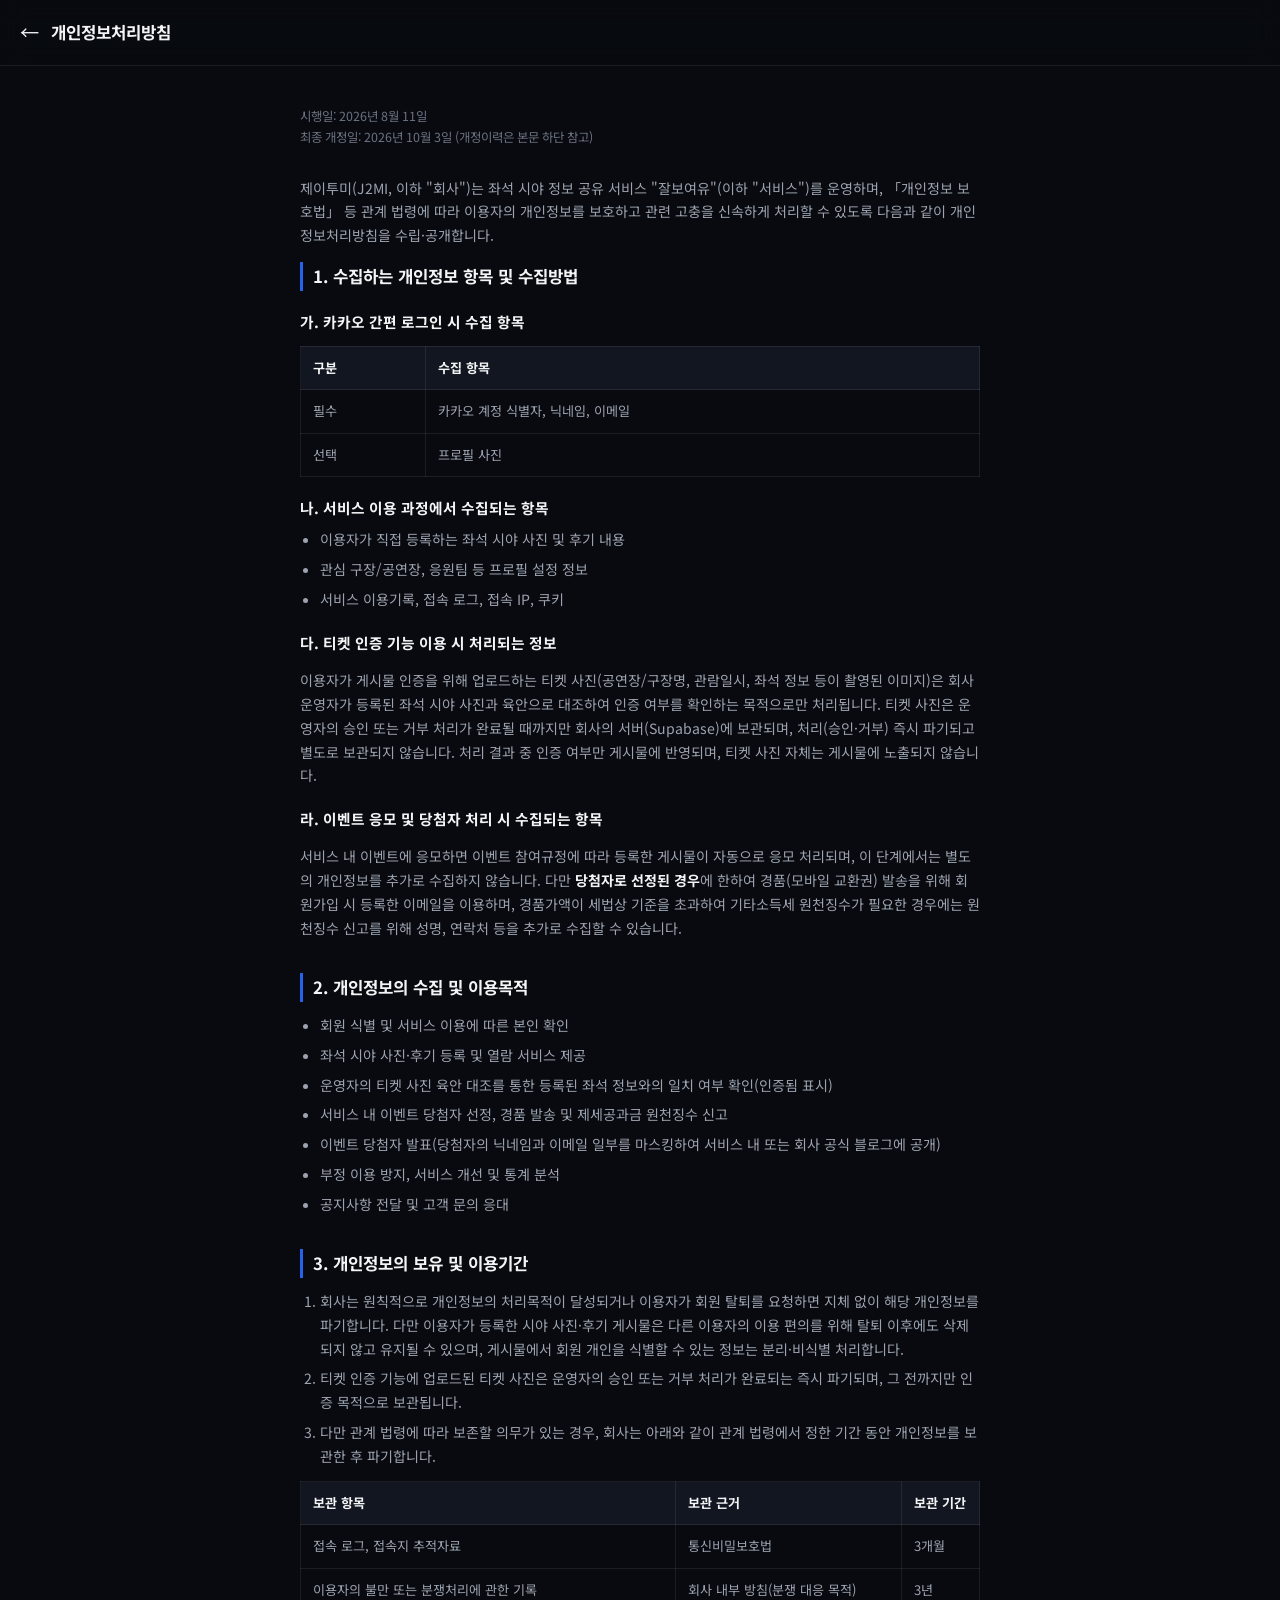
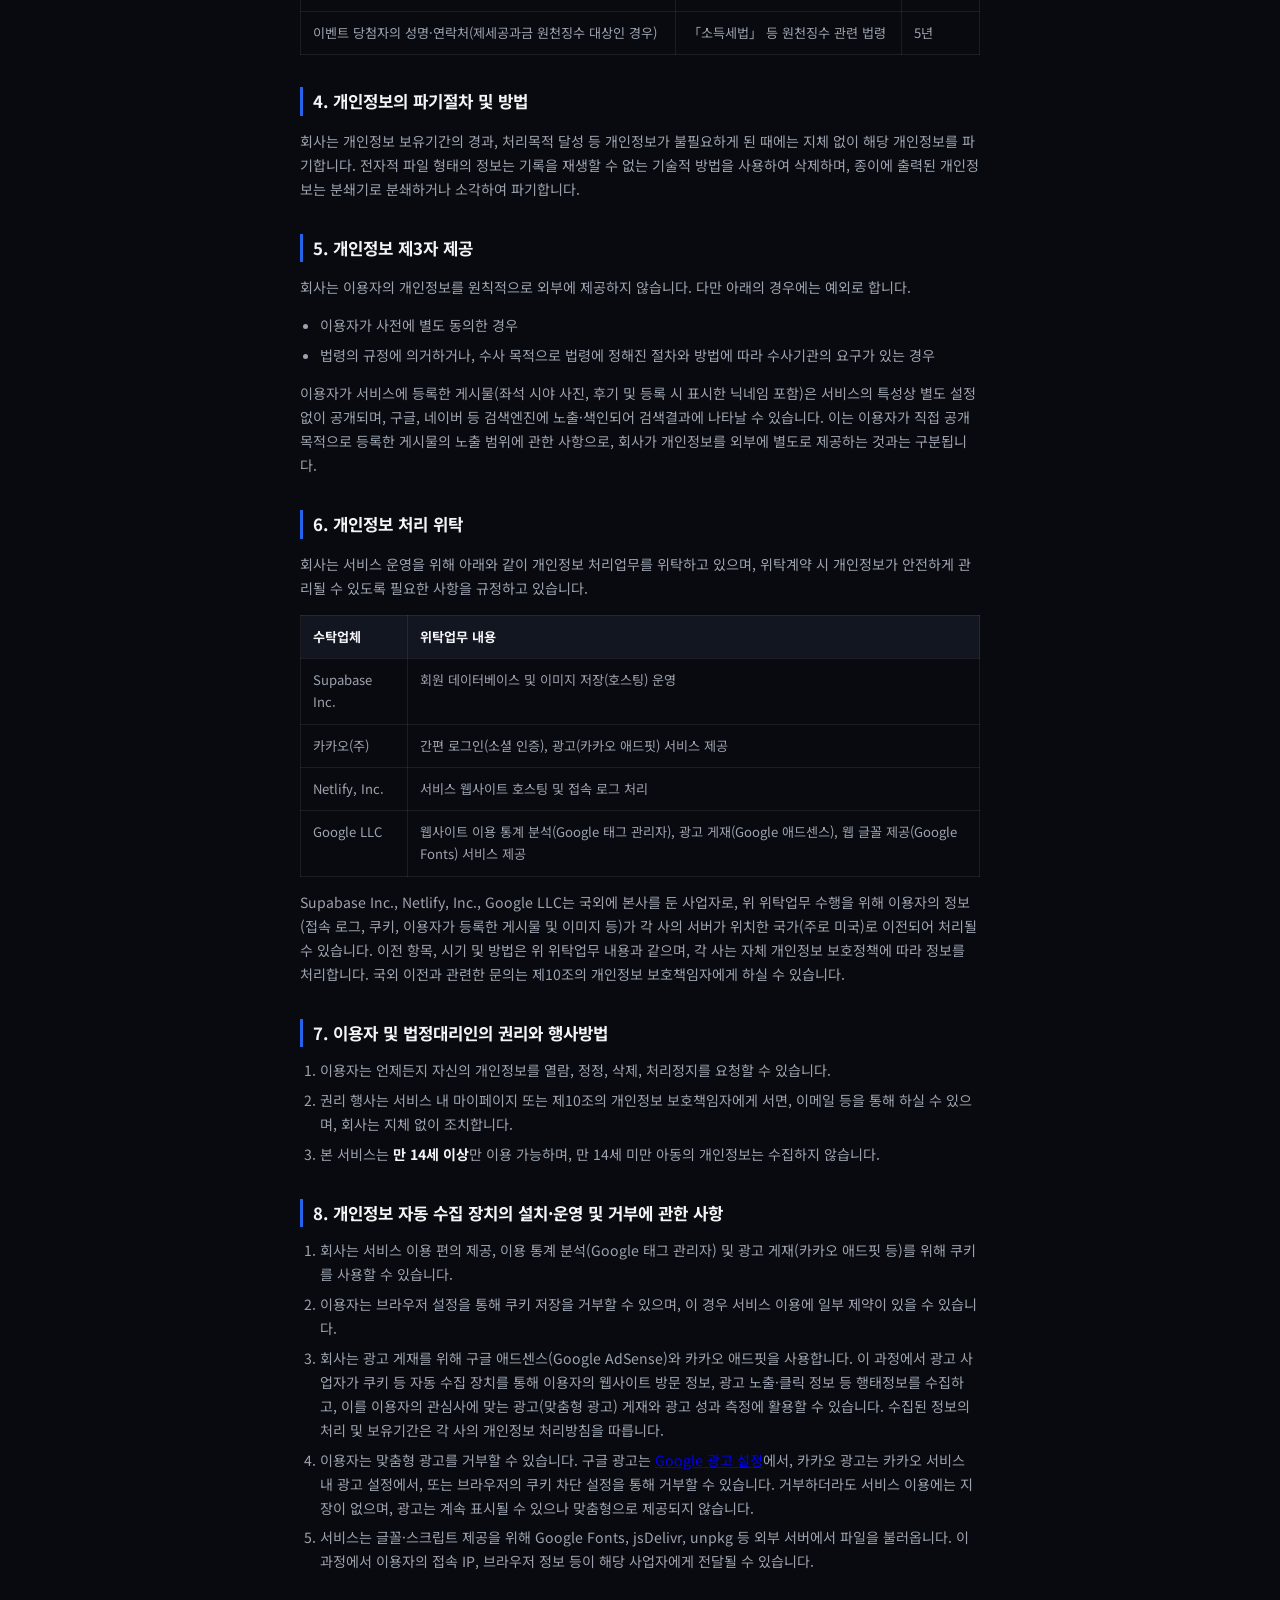
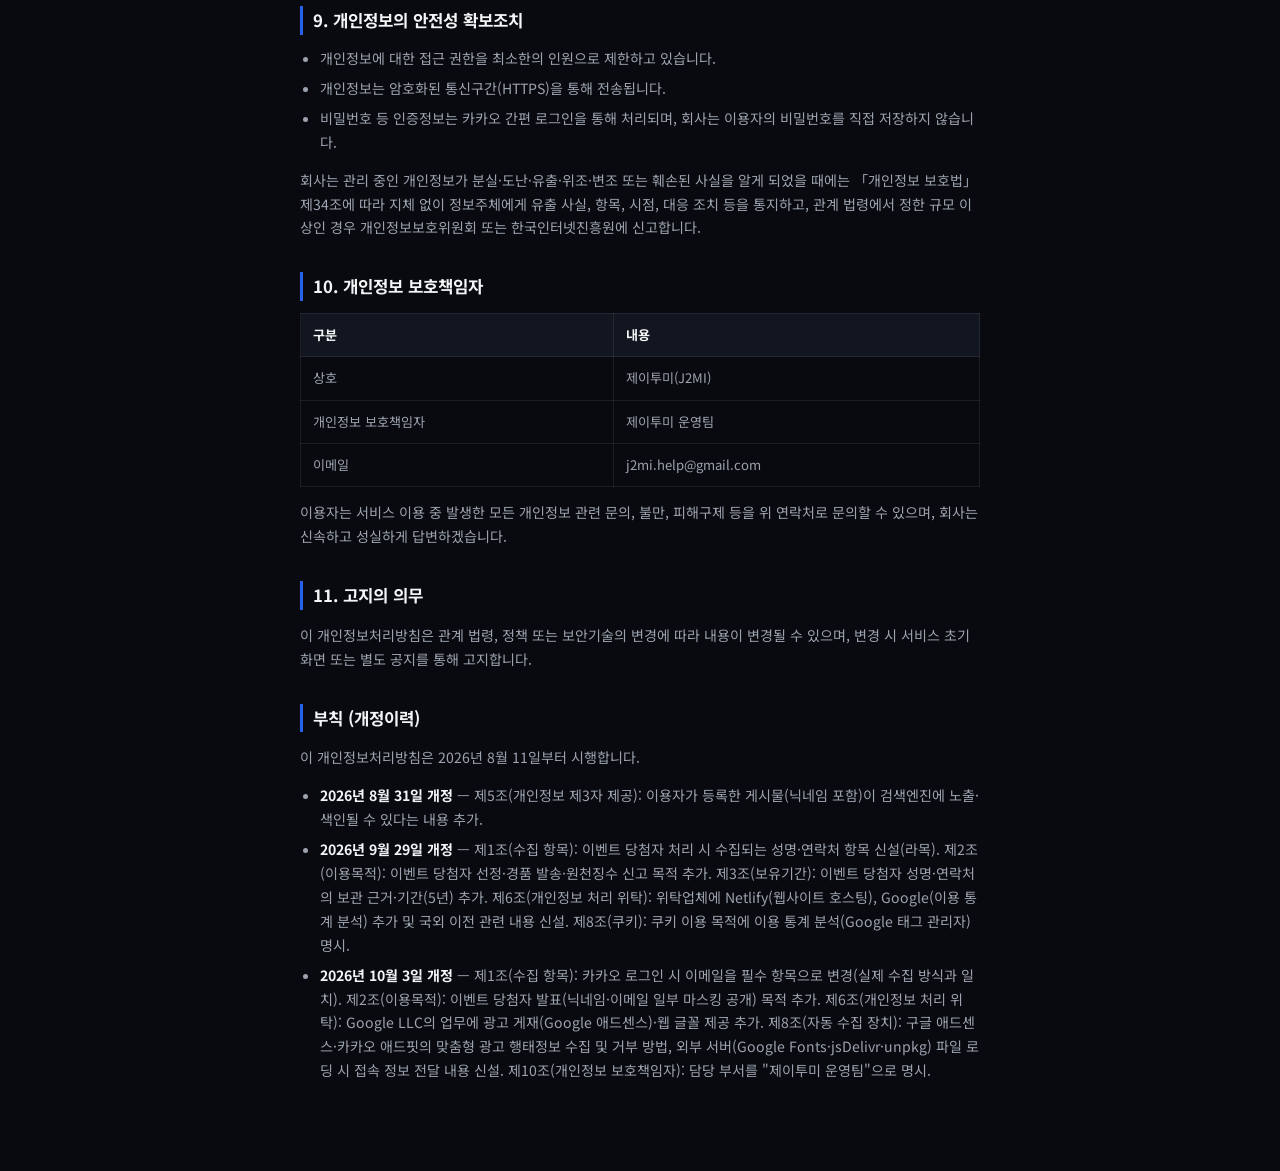
<file: privacy.html>
<!DOCTYPE html>
<html lang="ko">
<head>
  <meta charset="UTF-8">
  <meta name="viewport" content="width=device-width, initial-scale=1.0">
  <title>개인정보처리방침 - 잘보여유</title>
  <meta name="description" content="잘보여유 개인정보처리방침입니다. 수집하는 개인정보 항목과 이용 목적, 보유 기간, 처리 위탁과 이용자의 권리를 안내합니다.">
  <link href="https://fonts.googleapis.com/css2?family=Noto+Sans+KR:wght@400;500;700;900&display=swap" rel="stylesheet">
  <style>
    :root {
      --bg-app: #080a0f;
      --bg-card: #121620;
      --border-color: rgba(255, 255, 255, 0.08);
      --text-primary: #f3f4f6;
      --text-secondary: #9ca3af;
      --text-muted: #6b7280;
      --accent-blue: #2563eb;
      --accent-purple: #8b5cf6;
    }
    * { box-sizing: border-box; }
    body {
      margin: 0;
      background-color: var(--bg-app);
      color: var(--text-primary);
      font-family: 'Noto Sans KR', sans-serif;
      line-height: 1.7;
    }
    .page-header {
      position: sticky;
      top: 0;
      background: rgba(8, 10, 15, 0.9);
      backdrop-filter: blur(12px);
      border-bottom: 1px solid var(--border-color);
      padding: 16px 20px;
      display: flex;
      align-items: center;
      gap: 12px;
      z-index: 5;
    }
    .page-header a {
      color: var(--text-primary);
      text-decoration: none;
      font-size: 1.2rem;
    }
    .page-header h1 {
      font-size: 1.05rem;
      margin: 0;
    }
    .doc-container {
      max-width: 720px;
      margin: 0 auto;
      padding: 28px 20px 80px;
    }
    .doc-meta {
      color: var(--text-muted);
      font-size: 0.78rem;
      margin-bottom: 28px;
    }
    h2 {
      font-size: 1.05rem;
      margin: 32px 0 12px;
      color: var(--text-primary);
      border-left: 3px solid var(--accent-blue);
      padding-left: 10px;
    }
    h2:first-of-type { margin-top: 0; }
    h3 {
      font-size: 0.92rem;
      color: var(--text-primary);
      margin: 18px 0 8px;
    }
    p, li {
      font-size: 0.88rem;
      color: var(--text-secondary);
    }
    ol, ul {
      padding-left: 20px;
      margin: 8px 0;
    }
    li { margin-bottom: 6px; }
    strong { color: var(--text-primary); }
    table {
      width: 100%;
      border-collapse: collapse;
      margin: 12px 0;
      font-size: 0.82rem;
    }
    th, td {
      border: 1px solid var(--border-color);
      padding: 10px 12px;
      text-align: left;
      color: var(--text-secondary);
      vertical-align: top;
    }
    th {
      background: var(--bg-card);
      color: var(--text-primary);
      font-weight: 700;
    }
    .note-box {
      background: var(--bg-card);
      border: 1px solid var(--border-color);
      border-radius: 12px;
      padding: 14px 16px;
      font-size: 0.8rem;
      color: var(--text-muted);
      margin-top: 40px;
    }
  </style>
</head>
<body>
  <header class="page-header">
    <a href="index.html" aria-label="홈으로">←</a>
    <h1>개인정보처리방침</h1>
  </header>

  <main class="doc-container">
    <p class="doc-meta">시행일: 2026년 8월 11일<br>최종 개정일: 2026년 10월 3일 (개정이력은 본문 하단 참고)</p>

    <p>제이투미(J2MI, 이하 "회사")는 좌석 시야 정보 공유 서비스 "잘보여유"(이하 "서비스")를 운영하며, 「개인정보 보호법」 등 관계 법령에 따라 이용자의 개인정보를 보호하고 관련 고충을 신속하게 처리할 수 있도록 다음과 같이 개인정보처리방침을 수립·공개합니다.</p>

    <h2>1. 수집하는 개인정보 항목 및 수집방법</h2>
    <h3>가. 카카오 간편 로그인 시 수집 항목</h3>
    <table>
      <tr><th>구분</th><th>수집 항목</th></tr>
      <tr><td>필수</td><td>카카오 계정 식별자, 닉네임, 이메일</td></tr>
      <tr><td>선택</td><td>프로필 사진</td></tr>
    </table>
    <h3>나. 서비스 이용 과정에서 수집되는 항목</h3>
    <ul>
      <li>이용자가 직접 등록하는 좌석 시야 사진 및 후기 내용</li>
      <li>관심 구장/공연장, 응원팀 등 프로필 설정 정보</li>
      <li>서비스 이용기록, 접속 로그, 접속 IP, 쿠키</li>
    </ul>
    <h3>다. 티켓 인증 기능 이용 시 처리되는 정보</h3>
    <p>이용자가 게시물 인증을 위해 업로드하는 티켓 사진(공연장/구장명, 관람일시, 좌석 정보 등이 촬영된 이미지)은 회사 운영자가 등록된 좌석 시야 사진과 육안으로 대조하여 인증 여부를 확인하는 목적으로만 처리됩니다. 티켓 사진은 운영자의 승인 또는 거부 처리가 완료될 때까지만 회사의 서버(Supabase)에 보관되며, 처리(승인·거부) 즉시 파기되고 별도로 보관되지 않습니다. 처리 결과 중 인증 여부만 게시물에 반영되며, 티켓 사진 자체는 게시물에 노출되지 않습니다.</p>
    <h3>라. 이벤트 응모 및 당첨자 처리 시 수집되는 항목</h3>
    <p>서비스 내 이벤트에 응모하면 이벤트 참여규정에 따라 등록한 게시물이 자동으로 응모 처리되며, 이 단계에서는 별도의 개인정보를 추가로 수집하지 않습니다. 다만 <strong>당첨자로 선정된 경우</strong>에 한하여 경품(모바일 교환권) 발송을 위해 회원가입 시 등록한 이메일을 이용하며, 경품가액이 세법상 기준을 초과하여 기타소득세 원천징수가 필요한 경우에는 원천징수 신고를 위해 성명, 연락처 등을 추가로 수집할 수 있습니다.</p>
    <h2>2. 개인정보의 수집 및 이용목적</h2>
    <ul>
      <li>회원 식별 및 서비스 이용에 따른 본인 확인</li>
      <li>좌석 시야 사진·후기 등록 및 열람 서비스 제공</li>
      <li>운영자의 티켓 사진 육안 대조를 통한 등록된 좌석 정보와의 일치 여부 확인(인증됨 표시)</li>
      <li>서비스 내 이벤트 당첨자 선정, 경품 발송 및 제세공과금 원천징수 신고</li>
      <li>이벤트 당첨자 발표(당첨자의 닉네임과 이메일 일부를 마스킹하여 서비스 내 또는 회사 공식 블로그에 공개)</li>
      <li>부정 이용 방지, 서비스 개선 및 통계 분석</li>
      <li>공지사항 전달 및 고객 문의 응대</li>
    </ul>

    <h2>3. 개인정보의 보유 및 이용기간</h2>
    <ol>
      <li>회사는 원칙적으로 개인정보의 처리목적이 달성되거나 이용자가 회원 탈퇴를 요청하면 지체 없이 해당 개인정보를 파기합니다. 다만 이용자가 등록한 시야 사진·후기 게시물은 다른 이용자의 이용 편의를 위해 탈퇴 이후에도 삭제되지 않고 유지될 수 있으며, 게시물에서 회원 개인을 식별할 수 있는 정보는 분리·비식별 처리합니다.</li>
      <li>티켓 인증 기능에 업로드된 티켓 사진은 운영자의 승인 또는 거부 처리가 완료되는 즉시 파기되며, 그 전까지만 인증 목적으로 보관됩니다.</li>
      <li>다만 관계 법령에 따라 보존할 의무가 있는 경우, 회사는 아래와 같이 관계 법령에서 정한 기간 동안 개인정보를 보관한 후 파기합니다.</li>
    </ol>
    <table>
      <tr><th>보관 항목</th><th>보관 근거</th><th>보관 기간</th></tr>
      <tr><td>접속 로그, 접속지 추적자료</td><td>통신비밀보호법</td><td>3개월</td></tr>
      <tr><td>이용자의 불만 또는 분쟁처리에 관한 기록</td><td>회사 내부 방침(분쟁 대응 목적)</td><td>3년</td></tr>
      <tr><td>이벤트 당첨자의 성명·연락처(제세공과금 원천징수 대상인 경우)</td><td>「소득세법」 등 원천징수 관련 법령</td><td>5년</td></tr>
    </table>

    <h2>4. 개인정보의 파기절차 및 방법</h2>
    <p>회사는 개인정보 보유기간의 경과, 처리목적 달성 등 개인정보가 불필요하게 된 때에는 지체 없이 해당 개인정보를 파기합니다. 전자적 파일 형태의 정보는 기록을 재생할 수 없는 기술적 방법을 사용하여 삭제하며, 종이에 출력된 개인정보는 분쇄기로 분쇄하거나 소각하여 파기합니다.</p>

    <h2>5. 개인정보 제3자 제공</h2>
    <p>회사는 이용자의 개인정보를 원칙적으로 외부에 제공하지 않습니다. 다만 아래의 경우에는 예외로 합니다.</p>
    <ul>
      <li>이용자가 사전에 별도 동의한 경우</li>
      <li>법령의 규정에 의거하거나, 수사 목적으로 법령에 정해진 절차와 방법에 따라 수사기관의 요구가 있는 경우</li>
    </ul>
    <p>이용자가 서비스에 등록한 게시물(좌석 시야 사진, 후기 및 등록 시 표시한 닉네임 포함)은 서비스의 특성상 별도 설정 없이 공개되며, 구글, 네이버 등 검색엔진에 노출·색인되어 검색결과에 나타날 수 있습니다. 이는 이용자가 직접 공개 목적으로 등록한 게시물의 노출 범위에 관한 사항으로, 회사가 개인정보를 외부에 별도로 제공하는 것과는 구분됩니다.</p>

    <h2>6. 개인정보 처리 위탁</h2>
    <p>회사는 서비스 운영을 위해 아래와 같이 개인정보 처리업무를 위탁하고 있으며, 위탁계약 시 개인정보가 안전하게 관리될 수 있도록 필요한 사항을 규정하고 있습니다.</p>
    <table>
      <tr><th>수탁업체</th><th>위탁업무 내용</th></tr>
      <tr><td>Supabase Inc.</td><td>회원 데이터베이스 및 이미지 저장(호스팅) 운영</td></tr>
      <tr><td>카카오(주)</td><td>간편 로그인(소셜 인증), 광고(카카오 애드핏) 서비스 제공</td></tr>
      <tr><td>Netlify, Inc.</td><td>서비스 웹사이트 호스팅 및 접속 로그 처리</td></tr>
      <tr><td>Google LLC</td><td>웹사이트 이용 통계 분석(Google 태그 관리자), 광고 게재(Google 애드센스), 웹 글꼴 제공(Google Fonts) 서비스 제공</td></tr>
    </table>
    <p>Supabase Inc., Netlify, Inc., Google LLC는 국외에 본사를 둔 사업자로, 위 위탁업무 수행을 위해 이용자의 정보(접속 로그, 쿠키, 이용자가 등록한 게시물 및 이미지 등)가 각 사의 서버가 위치한 국가(주로 미국)로 이전되어 처리될 수 있습니다. 이전 항목, 시기 및 방법은 위 위탁업무 내용과 같으며, 각 사는 자체 개인정보 보호정책에 따라 정보를 처리합니다. 국외 이전과 관련한 문의는 제10조의 개인정보 보호책임자에게 하실 수 있습니다.</p>

    <h2>7. 이용자 및 법정대리인의 권리와 행사방법</h2>
    <ol>
      <li>이용자는 언제든지 자신의 개인정보를 열람, 정정, 삭제, 처리정지를 요청할 수 있습니다.</li>
      <li>권리 행사는 서비스 내 마이페이지 또는 제10조의 개인정보 보호책임자에게 서면, 이메일 등을 통해 하실 수 있으며, 회사는 지체 없이 조치합니다.</li>
      <li>본 서비스는 <strong>만 14세 이상</strong>만 이용 가능하며, 만 14세 미만 아동의 개인정보는 수집하지 않습니다.</li>
    </ol>

    <h2>8. 개인정보 자동 수집 장치의 설치·운영 및 거부에 관한 사항</h2>
    <ol>
      <li>회사는 서비스 이용 편의 제공, 이용 통계 분석(Google 태그 관리자) 및 광고 게재(카카오 애드핏 등)를 위해 쿠키를 사용할 수 있습니다.</li>
      <li>이용자는 브라우저 설정을 통해 쿠키 저장을 거부할 수 있으며, 이 경우 서비스 이용에 일부 제약이 있을 수 있습니다.</li>
      <li>회사는 광고 게재를 위해 구글 애드센스(Google AdSense)와 카카오 애드핏을 사용합니다. 이 과정에서 광고 사업자가 쿠키 등 자동 수집 장치를 통해 이용자의 웹사이트 방문 정보, 광고 노출·클릭 정보 등 행태정보를 수집하고, 이를 이용자의 관심사에 맞는 광고(맞춤형 광고) 게재와 광고 성과 측정에 활용할 수 있습니다. 수집된 정보의 처리 및 보유기간은 각 사의 개인정보 처리방침을 따릅니다.</li>
      <li>이용자는 맞춤형 광고를 거부할 수 있습니다. 구글 광고는 <a href="https://adssettings.google.com" target="_blank" rel="noopener noreferrer">Google 광고 설정</a>에서, 카카오 광고는 카카오 서비스 내 광고 설정에서, 또는 브라우저의 쿠키 차단 설정을 통해 거부할 수 있습니다. 거부하더라도 서비스 이용에는 지장이 없으며, 광고는 계속 표시될 수 있으나 맞춤형으로 제공되지 않습니다.</li>
      <li>서비스는 글꼴·스크립트 제공을 위해 Google Fonts, jsDelivr, unpkg 등 외부 서버에서 파일을 불러옵니다. 이 과정에서 이용자의 접속 IP, 브라우저 정보 등이 해당 사업자에게 전달될 수 있습니다.</li>
    </ol>

    <h2>9. 개인정보의 안전성 확보조치</h2>
    <ul>
      <li>개인정보에 대한 접근 권한을 최소한의 인원으로 제한하고 있습니다.</li>
      <li>개인정보는 암호화된 통신구간(HTTPS)을 통해 전송됩니다.</li>
      <li>비밀번호 등 인증정보는 카카오 간편 로그인을 통해 처리되며, 회사는 이용자의 비밀번호를 직접 저장하지 않습니다.</li>
    </ul>
    <p>회사는 관리 중인 개인정보가 분실·도난·유출·위조·변조 또는 훼손된 사실을 알게 되었을 때에는 「개인정보 보호법」 제34조에 따라 지체 없이 정보주체에게 유출 사실, 항목, 시점, 대응 조치 등을 통지하고, 관계 법령에서 정한 규모 이상인 경우 개인정보보호위원회 또는 한국인터넷진흥원에 신고합니다.</p>

    <h2>10. 개인정보 보호책임자</h2>
    <table>
      <tr><th>구분</th><th>내용</th></tr>
      <tr><td>상호</td><td>제이투미(J2MI)</td></tr>
      <tr><td>개인정보 보호책임자</td><td>제이투미 운영팀</td></tr>
      <tr><td>이메일</td><td>j2mi.help@gmail.com</td></tr>
    </table>
    <p>이용자는 서비스 이용 중 발생한 모든 개인정보 관련 문의, 불만, 피해구제 등을 위 연락처로 문의할 수 있으며, 회사는 신속하고 성실하게 답변하겠습니다.</p>

    <h2>11. 고지의 의무</h2>
    <p>이 개인정보처리방침은 관계 법령, 정책 또는 보안기술의 변경에 따라 내용이 변경될 수 있으며, 변경 시 서비스 초기화면 또는 별도 공지를 통해 고지합니다.</p>

    <h2>부칙 (개정이력)</h2>
    <p>이 개인정보처리방침은 2026년 8월 11일부터 시행합니다.</p>
    <ul>
      <li><strong>2026년 8월 31일 개정</strong> — 제5조(개인정보 제3자 제공): 이용자가 등록한 게시물(닉네임 포함)이 검색엔진에 노출·색인될 수 있다는 내용 추가.</li>
      <li><strong>2026년 9월 29일 개정</strong> — 제1조(수집 항목): 이벤트 당첨자 처리 시 수집되는 성명·연락처 항목 신설(라목). 제2조(이용목적): 이벤트 당첨자 선정·경품 발송·원천징수 신고 목적 추가. 제3조(보유기간): 이벤트 당첨자 성명·연락처의 보관 근거·기간(5년) 추가. 제6조(개인정보 처리 위탁): 위탁업체에 Netlify(웹사이트 호스팅), Google(이용 통계 분석) 추가 및 국외 이전 관련 내용 신설. 제8조(쿠키): 쿠키 이용 목적에 이용 통계 분석(Google 태그 관리자) 명시.</li>
      <li><strong>2026년 10월 3일 개정</strong> — 제1조(수집 항목): 카카오 로그인 시 이메일을 필수 항목으로 변경(실제 수집 방식과 일치). 제2조(이용목적): 이벤트 당첨자 발표(닉네임·이메일 일부 마스킹 공개) 목적 추가. 제6조(개인정보 처리 위탁): Google LLC의 업무에 광고 게재(Google 애드센스)·웹 글꼴 제공 추가. 제8조(자동 수집 장치): 구글 애드센스·카카오 애드핏의 맞춤형 광고 행태정보 수집 및 거부 방법, 외부 서버(Google Fonts·jsDelivr·unpkg) 파일 로딩 시 접속 정보 전달 내용 신설. 제10조(개인정보 보호책임자): 담당 부서를 "제이투미 운영팀"으로 명시.</li>
    </ul>
  </main>
</body>
</html>
</file>
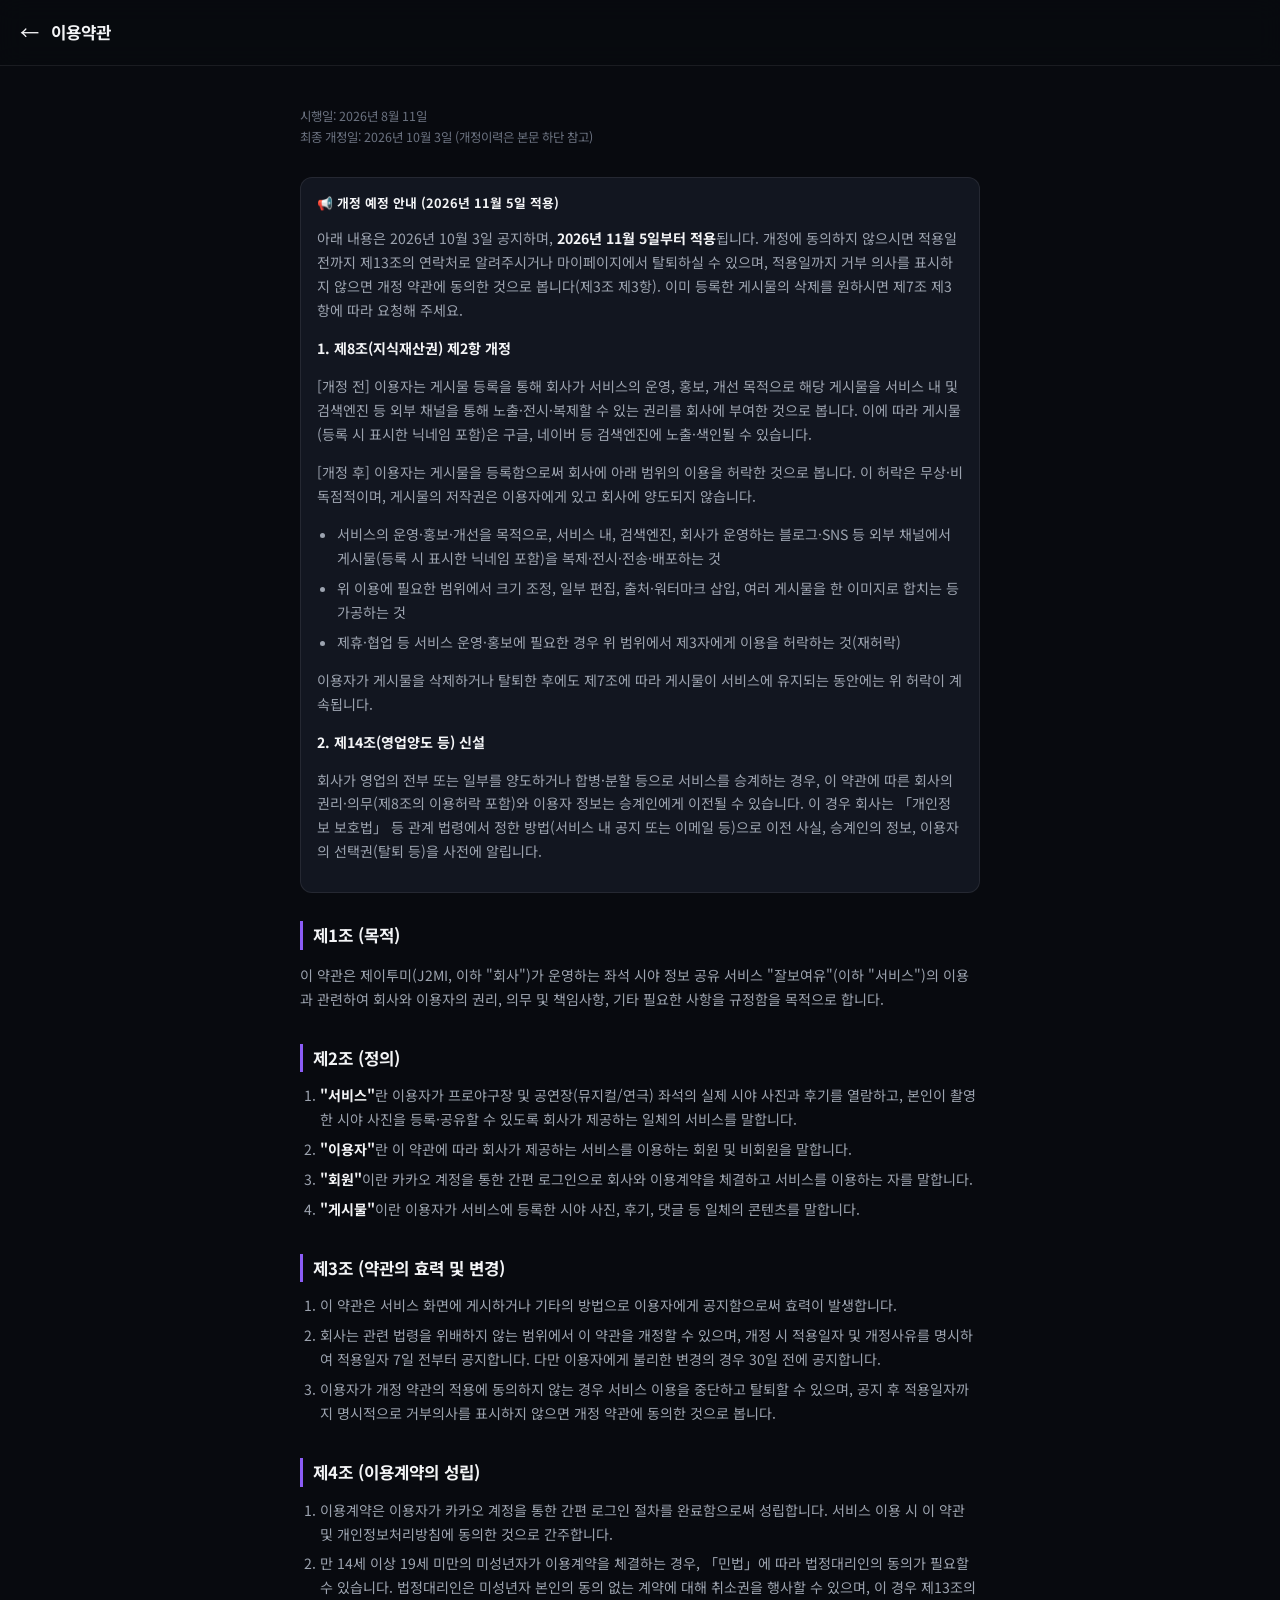
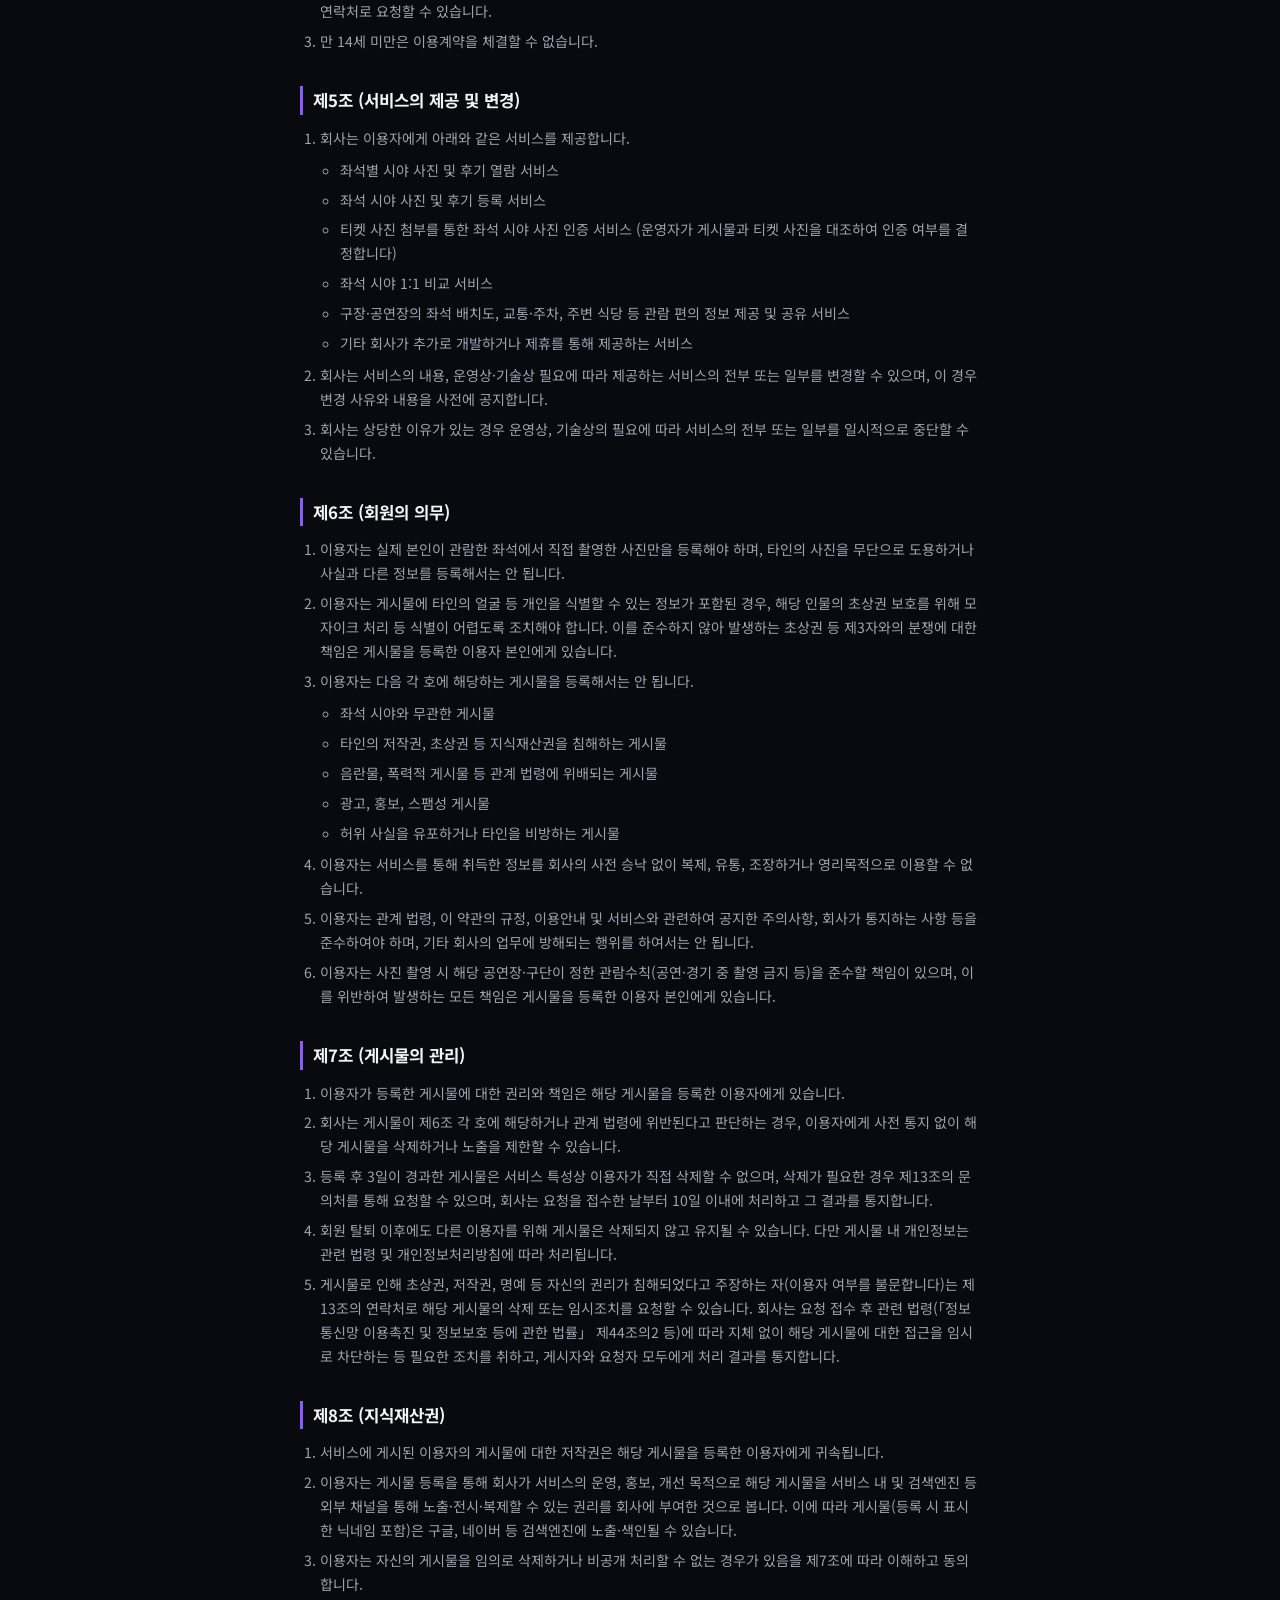
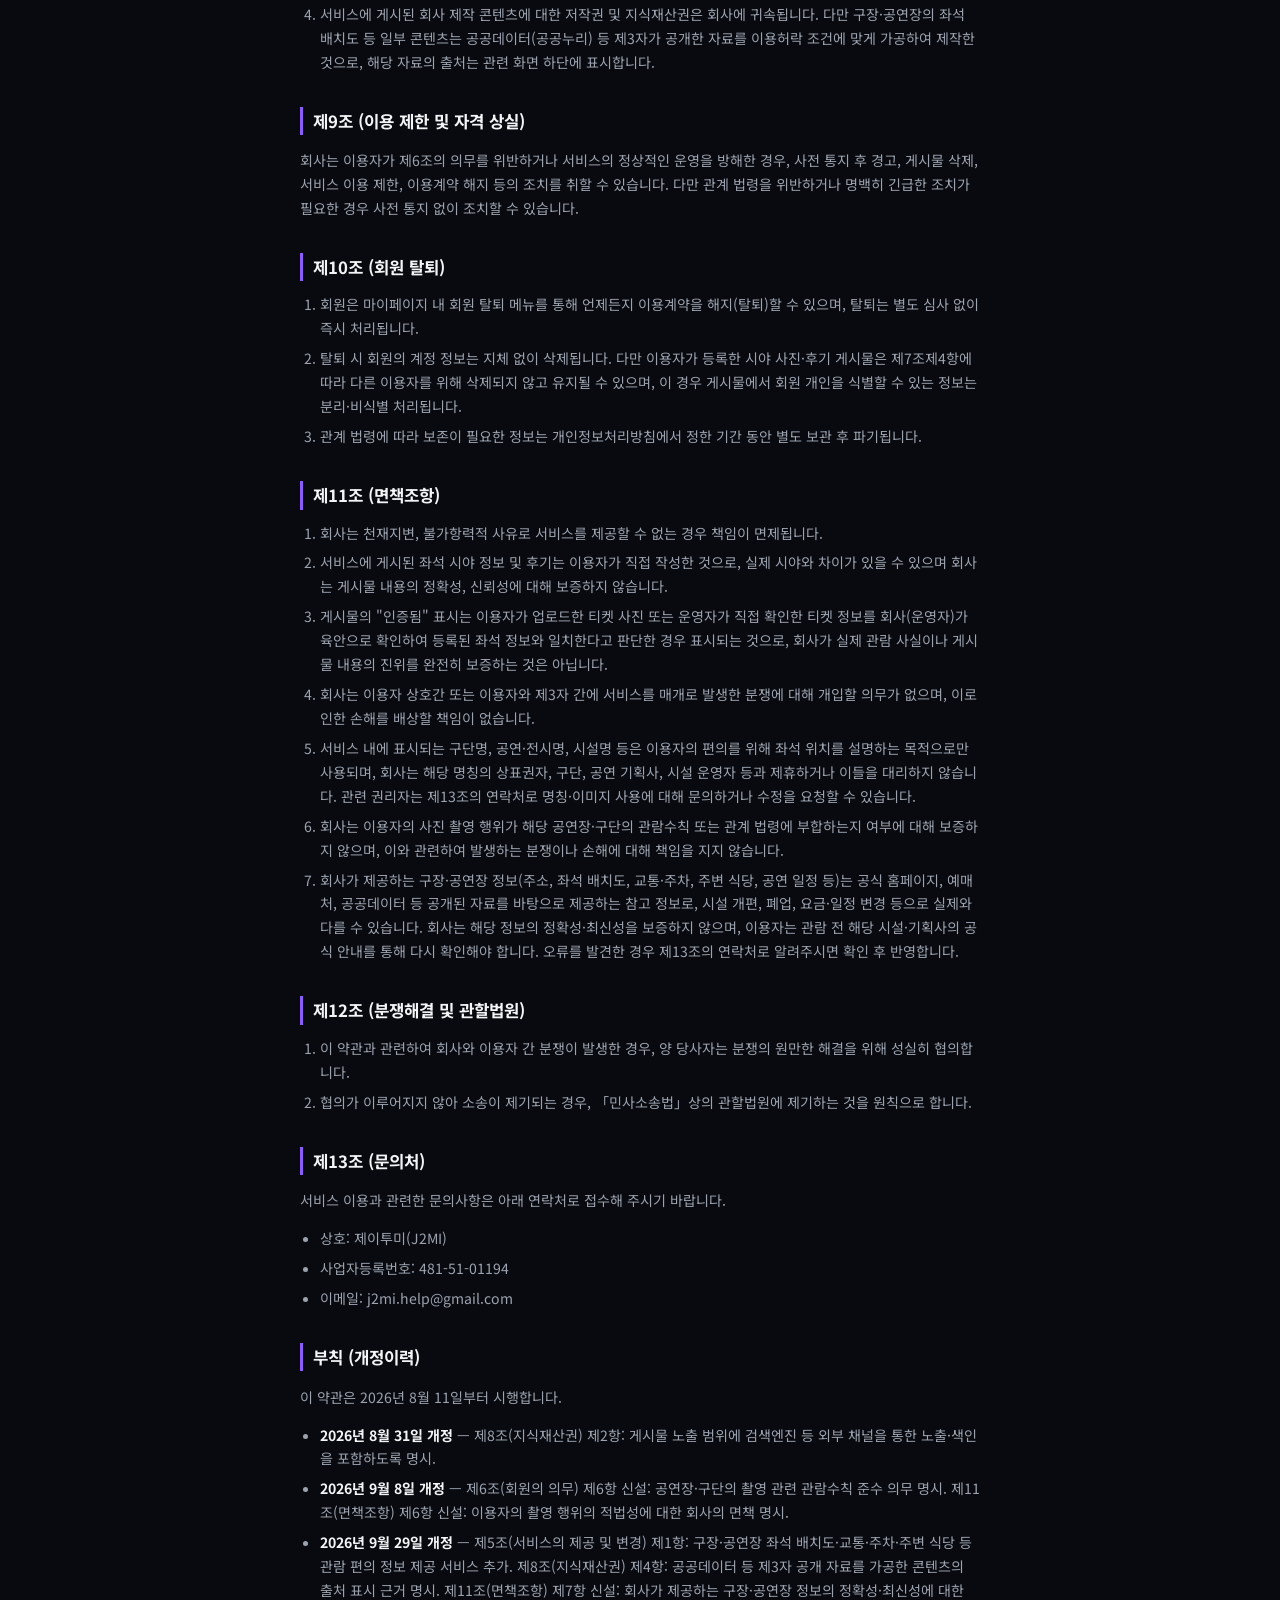
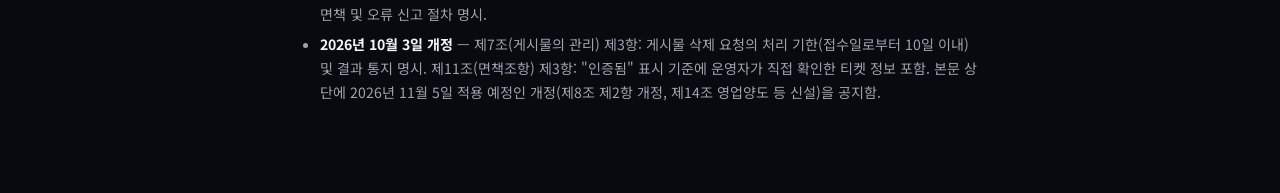
<file: terms.html>
<!DOCTYPE html>
<html lang="ko">
<head>
  <meta charset="UTF-8">
  <meta name="viewport" content="width=device-width, initial-scale=1.0">
  <title>이용약관 - 잘보여유</title>
  <meta name="description" content="잘보여유 이용약관입니다. 좌석 시야 사진·후기 등록과 이용에 관한 회원의 권리와 의무, 게시물 관리 기준을 안내합니다.">
  <link href="https://fonts.googleapis.com/css2?family=Noto+Sans+KR:wght@400;500;700;900&display=swap" rel="stylesheet">
  <style>
    :root {
      --bg-app: #080a0f;
      --bg-card: #121620;
      --border-color: rgba(255, 255, 255, 0.08);
      --text-primary: #f3f4f6;
      --text-secondary: #9ca3af;
      --text-muted: #6b7280;
      --accent-blue: #2563eb;
      --accent-purple: #8b5cf6;
    }
    * { box-sizing: border-box; }
    body {
      margin: 0;
      background-color: var(--bg-app);
      color: var(--text-primary);
      font-family: 'Noto Sans KR', sans-serif;
      line-height: 1.7;
    }
    .page-header {
      position: sticky;
      top: 0;
      background: rgba(8, 10, 15, 0.9);
      backdrop-filter: blur(12px);
      border-bottom: 1px solid var(--border-color);
      padding: 16px 20px;
      display: flex;
      align-items: center;
      gap: 12px;
      z-index: 5;
    }
    .page-header a {
      color: var(--text-primary);
      text-decoration: none;
      font-size: 1.2rem;
    }
    .page-header h1 {
      font-size: 1.05rem;
      margin: 0;
    }
    .doc-container {
      max-width: 720px;
      margin: 0 auto;
      padding: 28px 20px 80px;
    }
    .doc-meta {
      color: var(--text-muted);
      font-size: 0.78rem;
      margin-bottom: 28px;
    }
    h2 {
      font-size: 1.05rem;
      margin: 32px 0 12px;
      color: var(--text-primary);
      border-left: 3px solid var(--accent-purple);
      padding-left: 10px;
    }
    h2:first-of-type { margin-top: 0; }
    p, li {
      font-size: 0.88rem;
      color: var(--text-secondary);
    }
    ol, ul {
      padding-left: 20px;
      margin: 8px 0;
    }
    li { margin-bottom: 6px; }
    strong { color: var(--text-primary); }
    .note-box {
      background: var(--bg-card);
      border: 1px solid var(--border-color);
      border-radius: 12px;
      padding: 14px 16px;
      font-size: 0.8rem;
      color: var(--text-muted);
      margin-top: 40px;
    }
  </style>
</head>
<body>
  <header class="page-header">
    <a href="index.html" aria-label="홈으로">←</a>
    <h1>이용약관</h1>
  </header>

  <main class="doc-container">
    <p class="doc-meta">시행일: 2026년 8월 11일<br>최종 개정일: 2026년 10월 3일 (개정이력은 본문 하단 참고)</p>

    <div class="note-box" id="revision-notice" style="margin: 0 0 28px;">
      <strong>📢 개정 예정 안내 (2026년 11월 5일 적용)</strong>
      <p>아래 내용은 2026년 10월 3일 공지하며, <strong>2026년 11월 5일부터 적용</strong>됩니다. 개정에 동의하지 않으시면 적용일 전까지 제13조의 연락처로 알려주시거나 마이페이지에서 탈퇴하실 수 있으며, 적용일까지 거부 의사를 표시하지 않으면 개정 약관에 동의한 것으로 봅니다(제3조 제3항). 이미 등록한 게시물의 삭제를 원하시면 제7조 제3항에 따라 요청해 주세요.</p>
      <p><strong>1. 제8조(지식재산권) 제2항 개정</strong></p>
      <p>[개정 전] 이용자는 게시물 등록을 통해 회사가 서비스의 운영, 홍보, 개선 목적으로 해당 게시물을 서비스 내 및 검색엔진 등 외부 채널을 통해 노출·전시·복제할 수 있는 권리를 회사에 부여한 것으로 봅니다. 이에 따라 게시물(등록 시 표시한 닉네임 포함)은 구글, 네이버 등 검색엔진에 노출·색인될 수 있습니다.</p>
      <p>[개정 후] 이용자는 게시물을 등록함으로써 회사에 아래 범위의 이용을 허락한 것으로 봅니다. 이 허락은 무상·비독점적이며, 게시물의 저작권은 이용자에게 있고 회사에 양도되지 않습니다.</p>
      <ul>
        <li>서비스의 운영·홍보·개선을 목적으로, 서비스 내, 검색엔진, 회사가 운영하는 블로그·SNS 등 외부 채널에서 게시물(등록 시 표시한 닉네임 포함)을 복제·전시·전송·배포하는 것</li>
        <li>위 이용에 필요한 범위에서 크기 조정, 일부 편집, 출처·워터마크 삽입, 여러 게시물을 한 이미지로 합치는 등 가공하는 것</li>
        <li>제휴·협업 등 서비스 운영·홍보에 필요한 경우 위 범위에서 제3자에게 이용을 허락하는 것(재허락)</li>
      </ul>
      <p>이용자가 게시물을 삭제하거나 탈퇴한 후에도 제7조에 따라 게시물이 서비스에 유지되는 동안에는 위 허락이 계속됩니다.</p>
      <p><strong>2. 제14조(영업양도 등) 신설</strong></p>
      <p>회사가 영업의 전부 또는 일부를 양도하거나 합병·분할 등으로 서비스를 승계하는 경우, 이 약관에 따른 회사의 권리·의무(제8조의 이용허락 포함)와 이용자 정보는 승계인에게 이전될 수 있습니다. 이 경우 회사는 「개인정보 보호법」 등 관계 법령에서 정한 방법(서비스 내 공지 또는 이메일 등)으로 이전 사실, 승계인의 정보, 이용자의 선택권(탈퇴 등)을 사전에 알립니다.</p>
    </div>

    <h2>제1조 (목적)</h2>
    <p>이 약관은 제이투미(J2MI, 이하 "회사")가 운영하는 좌석 시야 정보 공유 서비스 "잘보여유"(이하 "서비스")의 이용과 관련하여 회사와 이용자의 권리, 의무 및 책임사항, 기타 필요한 사항을 규정함을 목적으로 합니다.</p>

    <h2>제2조 (정의)</h2>
    <ol>
      <li><strong>"서비스"</strong>란 이용자가 프로야구장 및 공연장(뮤지컬/연극) 좌석의 실제 시야 사진과 후기를 열람하고, 본인이 촬영한 시야 사진을 등록·공유할 수 있도록 회사가 제공하는 일체의 서비스를 말합니다.</li>
      <li><strong>"이용자"</strong>란 이 약관에 따라 회사가 제공하는 서비스를 이용하는 회원 및 비회원을 말합니다.</li>
      <li><strong>"회원"</strong>이란 카카오 계정을 통한 간편 로그인으로 회사와 이용계약을 체결하고 서비스를 이용하는 자를 말합니다.</li>
      <li><strong>"게시물"</strong>이란 이용자가 서비스에 등록한 시야 사진, 후기, 댓글 등 일체의 콘텐츠를 말합니다.</li>
    </ol>

    <h2>제3조 (약관의 효력 및 변경)</h2>
    <ol>
      <li>이 약관은 서비스 화면에 게시하거나 기타의 방법으로 이용자에게 공지함으로써 효력이 발생합니다.</li>
      <li>회사는 관련 법령을 위배하지 않는 범위에서 이 약관을 개정할 수 있으며, 개정 시 적용일자 및 개정사유를 명시하여 적용일자 7일 전부터 공지합니다. 다만 이용자에게 불리한 변경의 경우 30일 전에 공지합니다.</li>
      <li>이용자가 개정 약관의 적용에 동의하지 않는 경우 서비스 이용을 중단하고 탈퇴할 수 있으며, 공지 후 적용일자까지 명시적으로 거부의사를 표시하지 않으면 개정 약관에 동의한 것으로 봅니다.</li>
    </ol>

    <h2>제4조 (이용계약의 성립)</h2>
    <ol>
      <li>이용계약은 이용자가 카카오 계정을 통한 간편 로그인 절차를 완료함으로써 성립합니다. 서비스 이용 시 이 약관 및 개인정보처리방침에 동의한 것으로 간주합니다.</li>
      <li>만 14세 이상 19세 미만의 미성년자가 이용계약을 체결하는 경우, 「민법」에 따라 법정대리인의 동의가 필요할 수 있습니다. 법정대리인은 미성년자 본인의 동의 없는 계약에 대해 취소권을 행사할 수 있으며, 이 경우 제13조의 연락처로 요청할 수 있습니다.</li>
      <li>만 14세 미만은 이용계약을 체결할 수 없습니다.</li>
    </ol>

    <h2>제5조 (서비스의 제공 및 변경)</h2>
    <ol>
      <li>회사는 이용자에게 아래와 같은 서비스를 제공합니다.
        <ul>
          <li>좌석별 시야 사진 및 후기 열람 서비스</li>
          <li>좌석 시야 사진 및 후기 등록 서비스</li>
          <li>티켓 사진 첨부를 통한 좌석 시야 사진 인증 서비스 (운영자가 게시물과 티켓 사진을 대조하여 인증 여부를 결정합니다)</li>
          <li>좌석 시야 1:1 비교 서비스</li>
          <li>구장·공연장의 좌석 배치도, 교통·주차, 주변 식당 등 관람 편의 정보 제공 및 공유 서비스</li>
          <li>기타 회사가 추가로 개발하거나 제휴를 통해 제공하는 서비스</li>
        </ul>
      </li>
      <li>회사는 서비스의 내용, 운영상·기술상 필요에 따라 제공하는 서비스의 전부 또는 일부를 변경할 수 있으며, 이 경우 변경 사유와 내용을 사전에 공지합니다.</li>
      <li>회사는 상당한 이유가 있는 경우 운영상, 기술상의 필요에 따라 서비스의 전부 또는 일부를 일시적으로 중단할 수 있습니다.</li>
    </ol>

    <h2>제6조 (회원의 의무)</h2>
    <ol>
      <li>이용자는 실제 본인이 관람한 좌석에서 직접 촬영한 사진만을 등록해야 하며, 타인의 사진을 무단으로 도용하거나 사실과 다른 정보를 등록해서는 안 됩니다.</li>
      <li>이용자는 게시물에 타인의 얼굴 등 개인을 식별할 수 있는 정보가 포함된 경우, 해당 인물의 초상권 보호를 위해 모자이크 처리 등 식별이 어렵도록 조치해야 합니다. 이를 준수하지 않아 발생하는 초상권 등 제3자와의 분쟁에 대한 책임은 게시물을 등록한 이용자 본인에게 있습니다.</li>
      <li>이용자는 다음 각 호에 해당하는 게시물을 등록해서는 안 됩니다.
        <ul>
          <li>좌석 시야와 무관한 게시물</li>
          <li>타인의 저작권, 초상권 등 지식재산권을 침해하는 게시물</li>
          <li>음란물, 폭력적 게시물 등 관계 법령에 위배되는 게시물</li>
          <li>광고, 홍보, 스팸성 게시물</li>
          <li>허위 사실을 유포하거나 타인을 비방하는 게시물</li>
        </ul>
      </li>
      <li>이용자는 서비스를 통해 취득한 정보를 회사의 사전 승낙 없이 복제, 유통, 조장하거나 영리목적으로 이용할 수 없습니다.</li>
      <li>이용자는 관계 법령, 이 약관의 규정, 이용안내 및 서비스와 관련하여 공지한 주의사항, 회사가 통지하는 사항 등을 준수하여야 하며, 기타 회사의 업무에 방해되는 행위를 하여서는 안 됩니다.</li>
      <li>이용자는 사진 촬영 시 해당 공연장·구단이 정한 관람수칙(공연·경기 중 촬영 금지 등)을 준수할 책임이 있으며, 이를 위반하여 발생하는 모든 책임은 게시물을 등록한 이용자 본인에게 있습니다.</li>
    </ol>

    <h2>제7조 (게시물의 관리)</h2>
    <ol>
      <li>이용자가 등록한 게시물에 대한 권리와 책임은 해당 게시물을 등록한 이용자에게 있습니다.</li>
      <li>회사는 게시물이 제6조 각 호에 해당하거나 관계 법령에 위반된다고 판단하는 경우, 이용자에게 사전 통지 없이 해당 게시물을 삭제하거나 노출을 제한할 수 있습니다.</li>
      <li>등록 후 3일이 경과한 게시물은 서비스 특성상 이용자가 직접 삭제할 수 없으며, 삭제가 필요한 경우 제13조의 문의처를 통해 요청할 수 있으며, 회사는 요청을 접수한 날부터 10일 이내에 처리하고 그 결과를 통지합니다.</li>
      <li>회원 탈퇴 이후에도 다른 이용자를 위해 게시물은 삭제되지 않고 유지될 수 있습니다. 다만 게시물 내 개인정보는 관련 법령 및 개인정보처리방침에 따라 처리됩니다.</li>
      <li>게시물로 인해 초상권, 저작권, 명예 등 자신의 권리가 침해되었다고 주장하는 자(이용자 여부를 불문합니다)는 제13조의 연락처로 해당 게시물의 삭제 또는 임시조치를 요청할 수 있습니다. 회사는 요청 접수 후 관련 법령(「정보통신망 이용촉진 및 정보보호 등에 관한 법률」 제44조의2 등)에 따라 지체 없이 해당 게시물에 대한 접근을 임시로 차단하는 등 필요한 조치를 취하고, 게시자와 요청자 모두에게 처리 결과를 통지합니다.</li>
    </ol>

    <h2>제8조 (지식재산권)</h2>
    <ol>
      <li>서비스에 게시된 이용자의 게시물에 대한 저작권은 해당 게시물을 등록한 이용자에게 귀속됩니다.</li>
      <li>이용자는 게시물 등록을 통해 회사가 서비스의 운영, 홍보, 개선 목적으로 해당 게시물을 서비스 내 및 검색엔진 등 외부 채널을 통해 노출·전시·복제할 수 있는 권리를 회사에 부여한 것으로 봅니다. 이에 따라 게시물(등록 시 표시한 닉네임 포함)은 구글, 네이버 등 검색엔진에 노출·색인될 수 있습니다.</li>
      <li>이용자는 자신의 게시물을 임의로 삭제하거나 비공개 처리할 수 없는 경우가 있음을 제7조에 따라 이해하고 동의합니다.</li>
      <li>서비스에 게시된 회사 제작 콘텐츠에 대한 저작권 및 지식재산권은 회사에 귀속됩니다. 다만 구장·공연장의 좌석 배치도 등 일부 콘텐츠는 공공데이터(공공누리) 등 제3자가 공개한 자료를 이용허락 조건에 맞게 가공하여 제작한 것으로, 해당 자료의 출처는 관련 화면 하단에 표시합니다.</li>
    </ol>

    <h2>제9조 (이용 제한 및 자격 상실)</h2>
    <p>회사는 이용자가 제6조의 의무를 위반하거나 서비스의 정상적인 운영을 방해한 경우, 사전 통지 후 경고, 게시물 삭제, 서비스 이용 제한, 이용계약 해지 등의 조치를 취할 수 있습니다. 다만 관계 법령을 위반하거나 명백히 긴급한 조치가 필요한 경우 사전 통지 없이 조치할 수 있습니다.</p>

    <h2>제10조 (회원 탈퇴)</h2>
    <ol>
      <li>회원은 마이페이지 내 회원 탈퇴 메뉴를 통해 언제든지 이용계약을 해지(탈퇴)할 수 있으며, 탈퇴는 별도 심사 없이 즉시 처리됩니다.</li>
      <li>탈퇴 시 회원의 계정 정보는 지체 없이 삭제됩니다. 다만 이용자가 등록한 시야 사진·후기 게시물은 제7조제4항에 따라 다른 이용자를 위해 삭제되지 않고 유지될 수 있으며, 이 경우 게시물에서 회원 개인을 식별할 수 있는 정보는 분리·비식별 처리됩니다.</li>
      <li>관계 법령에 따라 보존이 필요한 정보는 개인정보처리방침에서 정한 기간 동안 별도 보관 후 파기됩니다.</li>
    </ol>

    <h2>제11조 (면책조항)</h2>
    <ol>
      <li>회사는 천재지변, 불가항력적 사유로 서비스를 제공할 수 없는 경우 책임이 면제됩니다.</li>
      <li>서비스에 게시된 좌석 시야 정보 및 후기는 이용자가 직접 작성한 것으로, 실제 시야와 차이가 있을 수 있으며 회사는 게시물 내용의 정확성, 신뢰성에 대해 보증하지 않습니다.</li>
      <li>게시물의 "인증됨" 표시는 이용자가 업로드한 티켓 사진 또는 운영자가 직접 확인한 티켓 정보를 회사(운영자)가 육안으로 확인하여 등록된 좌석 정보와 일치한다고 판단한 경우 표시되는 것으로, 회사가 실제 관람 사실이나 게시물 내용의 진위를 완전히 보증하는 것은 아닙니다.</li>
      <li>회사는 이용자 상호간 또는 이용자와 제3자 간에 서비스를 매개로 발생한 분쟁에 대해 개입할 의무가 없으며, 이로 인한 손해를 배상할 책임이 없습니다.</li>
      <li>서비스 내에 표시되는 구단명, 공연·전시명, 시설명 등은 이용자의 편의를 위해 좌석 위치를 설명하는 목적으로만 사용되며, 회사는 해당 명칭의 상표권자, 구단, 공연 기획사, 시설 운영자 등과 제휴하거나 이들을 대리하지 않습니다. 관련 권리자는 제13조의 연락처로 명칭·이미지 사용에 대해 문의하거나 수정을 요청할 수 있습니다.</li>
      <li>회사는 이용자의 사진 촬영 행위가 해당 공연장·구단의 관람수칙 또는 관계 법령에 부합하는지 여부에 대해 보증하지 않으며, 이와 관련하여 발생하는 분쟁이나 손해에 대해 책임을 지지 않습니다.</li>
      <li>회사가 제공하는 구장·공연장 정보(주소, 좌석 배치도, 교통·주차, 주변 식당, 공연 일정 등)는 공식 홈페이지, 예매처, 공공데이터 등 공개된 자료를 바탕으로 제공하는 참고 정보로, 시설 개편, 폐업, 요금·일정 변경 등으로 실제와 다를 수 있습니다. 회사는 해당 정보의 정확성·최신성을 보증하지 않으며, 이용자는 관람 전 해당 시설·기획사의 공식 안내를 통해 다시 확인해야 합니다. 오류를 발견한 경우 제13조의 연락처로 알려주시면 확인 후 반영합니다.</li>
    </ol>

    <h2>제12조 (분쟁해결 및 관할법원)</h2>
    <ol>
      <li>이 약관과 관련하여 회사와 이용자 간 분쟁이 발생한 경우, 양 당사자는 분쟁의 원만한 해결을 위해 성실히 협의합니다.</li>
      <li>협의가 이루어지지 않아 소송이 제기되는 경우, 「민사소송법」상의 관할법원에 제기하는 것을 원칙으로 합니다.</li>
    </ol>

    <h2>제13조 (문의처)</h2>
    <p>서비스 이용과 관련한 문의사항은 아래 연락처로 접수해 주시기 바랍니다.</p>
    <ul>
      <li>상호: 제이투미(J2MI)</li>
      <li>사업자등록번호: 481-51-01194</li>
      <li>이메일: j2mi.help@gmail.com</li>
    </ul>

    <h2>부칙 (개정이력)</h2>
    <p>이 약관은 2026년 8월 11일부터 시행합니다.</p>
    <ul>
      <li><strong>2026년 8월 31일 개정</strong> — 제8조(지식재산권) 제2항: 게시물 노출 범위에 검색엔진 등 외부 채널을 통한 노출·색인을 포함하도록 명시.</li>
      <li><strong>2026년 9월 8일 개정</strong> — 제6조(회원의 의무) 제6항 신설: 공연장·구단의 촬영 관련 관람수칙 준수 의무 명시. 제11조(면책조항) 제6항 신설: 이용자의 촬영 행위의 적법성에 대한 회사의 면책 명시.</li>
      <li><strong>2026년 9월 29일 개정</strong> — 제5조(서비스의 제공 및 변경) 제1항: 구장·공연장 좌석 배치도·교통·주차·주변 식당 등 관람 편의 정보 제공 서비스 추가. 제8조(지식재산권) 제4항: 공공데이터 등 제3자 공개 자료를 가공한 콘텐츠의 출처 표시 근거 명시. 제11조(면책조항) 제7항 신설: 회사가 제공하는 구장·공연장 정보의 정확성·최신성에 대한 면책 및 오류 신고 절차 명시.</li>
      <li><strong>2026년 10월 3일 개정</strong> — 제7조(게시물의 관리) 제3항: 게시물 삭제 요청의 처리 기한(접수일로부터 10일 이내) 및 결과 통지 명시. 제11조(면책조항) 제3항: "인증됨" 표시 기준에 운영자가 직접 확인한 티켓 정보 포함. 본문 상단에 2026년 11월 5일 적용 예정인 개정(제8조 제2항 개정, 제14조 영업양도 등 신설)을 공지함.</li>
    </ul>
  </main>
</body>
</html>
</file>
